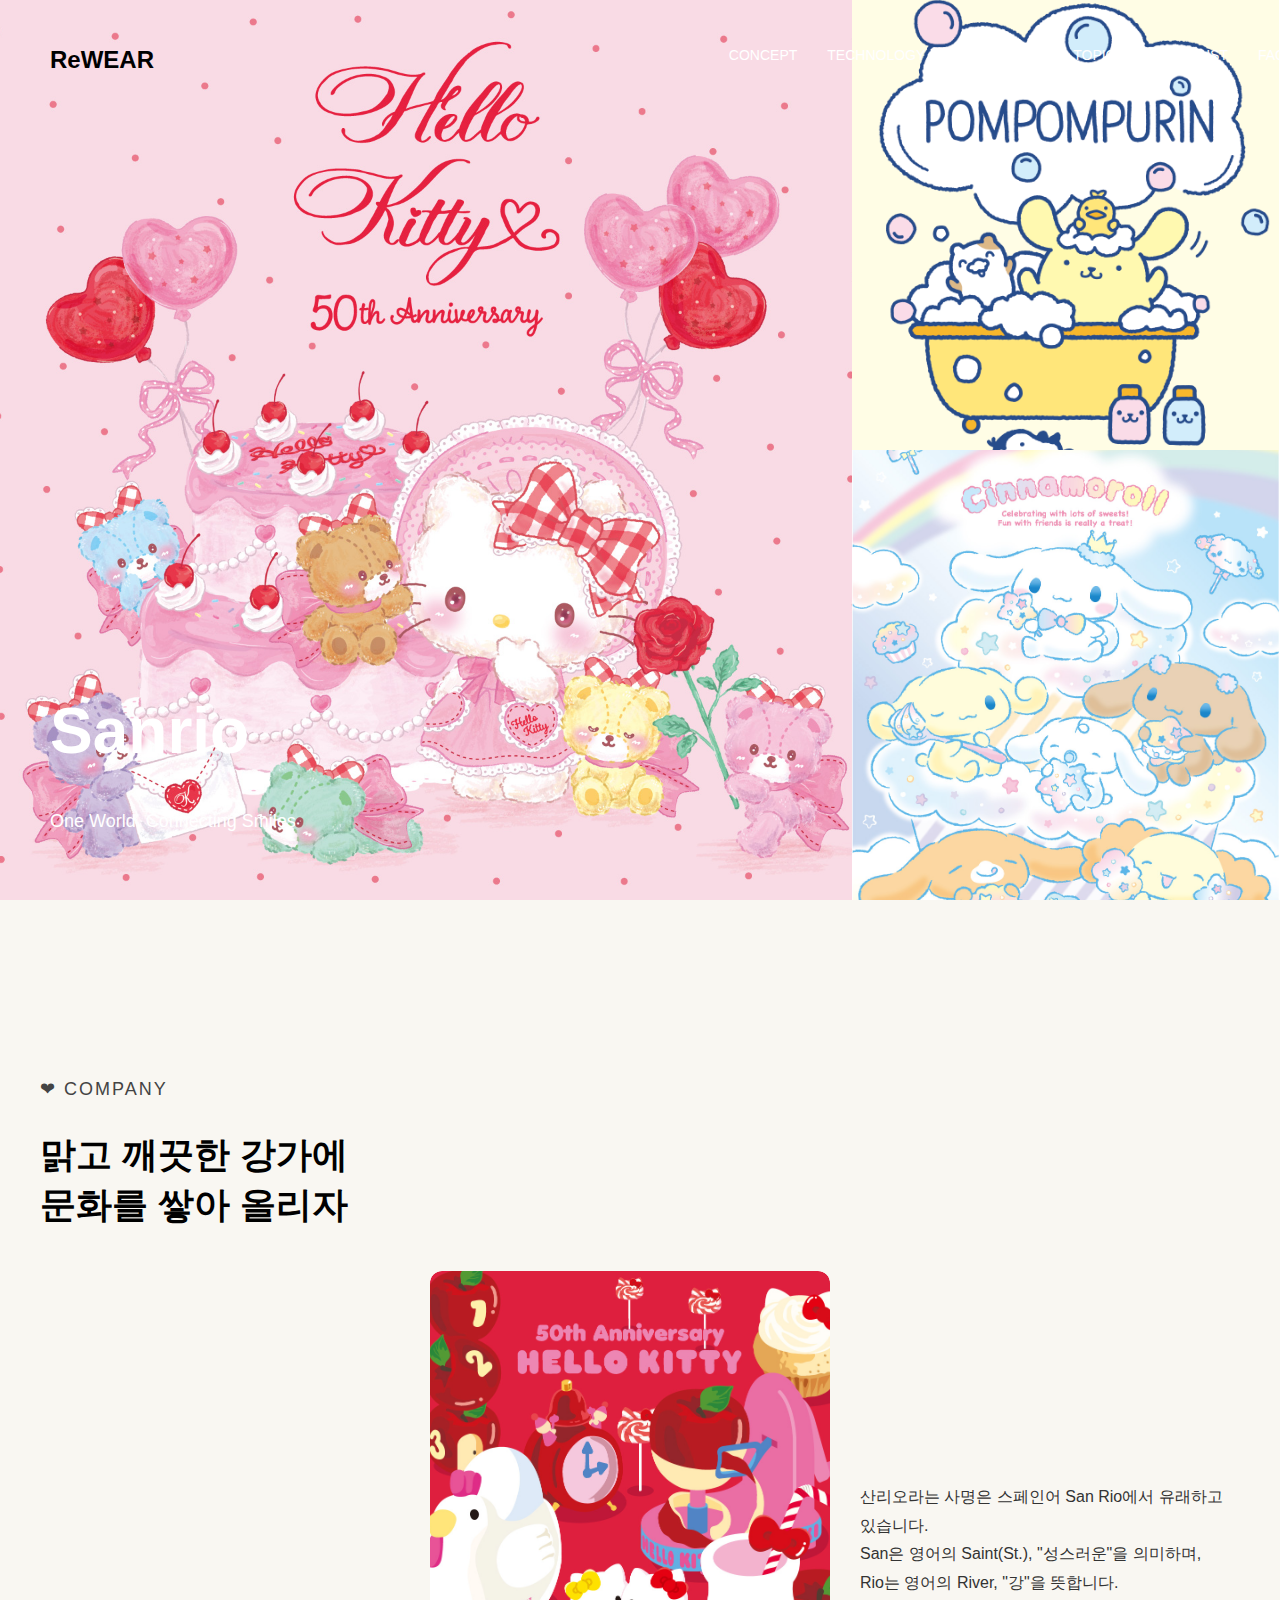
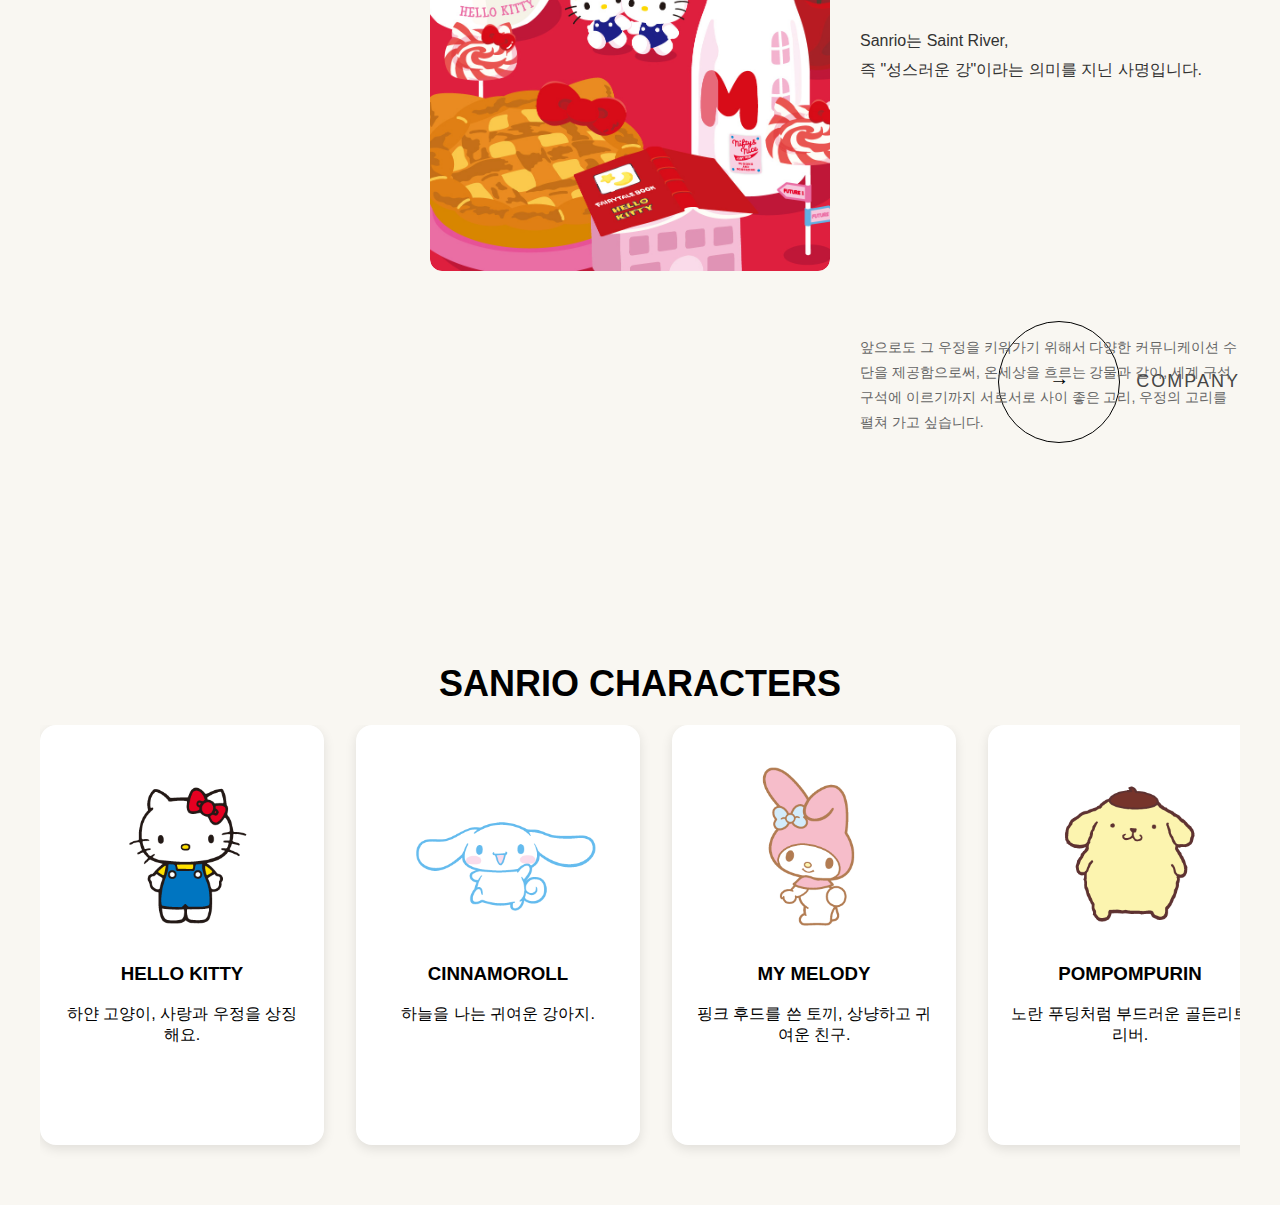
<file: ex.html>
<!DOCTYPE html>
<html lang="ja">
<head>
  <meta charset="UTF-8" />
  <title>REWEAR Clone</title>
  <link rel="stylesheet" href="ex.css" />
</head>
<body>
  <!-- Header -->
  <header class="header">
    <div class="logo">ReWEAR</div>
    <nav class="nav">
      <ul>
        <li><a href="#">CONCEPT</a></li>
        <li><a href="#">TECHNOLOGY</a></li>
        <li><a href="#">FRAGRANCE</a></li>
        <li><a href="#">TOPICS</a></li>
        <li><a href="#">SHOP LIST</a></li>
        <li><a href="#">FAQ</a></li>
        <li><div class="menu-icon">≡</div></li>
      </ul>
    </nav>
  </header>

  <!-- Hero Section -->
  <section class="hero">
    <div class="hero-left">
      <img src="img/hellokitty02.jpg" alt="Model" />
      <div class="hero-text">
        <h1>Sanrio</h1>
        <p>One World, Connecting Smiles</p>
      </div>
    </div>
    <div class="hero-right">
      <img src="img/pompompurin03.png" alt="Product 1" />
      <img src="img/cinnamoroll04.jpg" alt="Product 2" />
    </div>
  </section>

  <section class="concept">
    <div class="concept-inner">
        <div class="concept-left-text">
            <h3>❤︎ COMPANY</h3>
            <h2>맑고 깨끗한 강가에<br>문화를 쌓아 올리자</h2>
        </div>
        <div class="concept-image">
            <img src="img/hellokitty03.jpg" alt="Model photo">
        </div>
        <div class="concept-right-text">
            <p class="concept-description">
                산리오라는 사명은 스페인어 San Rio에서 유래하고 있습니다.<br>
                San은 영어의 Saint(St.), "성스러운"을 의미하며,<br>
                Rio는 영어의 River, "강"을 뜻합니다.<br><br>
                Sanrio는 Saint River, <br>
                즉 "성스러운 강"이라는 의미를 지닌 사명입니다.
            </p>
            <div class="concept-button-wrap">
                <a href="#" class="concept-btn">
                    <span class="arrow">→</span>
                </a>
                <a href="#" class="concept-btn2">
                    <span class="text">COMPANY</span>
                </a>
            </div>
            <p class="concept-footer">
                앞으로도 그 우정을 키워가기 위해서 다양한 커뮤니케이션 수단을 제공함으로써, 온세상을 흐르는 강물과 같이, 세계 구석구석에 이르기까지 서로서로 사이 좋은 고리, 우정의 고리를 펼쳐 가고 싶습니다.
            </p>
        </div>
    </div>
</section>

<section class="characters-scroll">
    <h2>SANRIO CHARACTERS</h2>
    <div class="scroll-wrapper">
        <div class="character-card zigzag">
            <div class="char-image">
              <img src="img/scroll/kitty1.png" alt="Hello Kitty" class="img-default">
              <img src="img/scroll/kitty2.png" alt="Hello Kitty hover" class="img-hover">
            </div>
            <div class="char-info">
              <h3>HELLO KITTY</h3>
              <p>하얀 고양이, 사랑과 우정을 상징해요.</p>
            </div>
        </div>
      <div class="character-card">
        <div class="char-image">
            <img src="img/scroll/cinamon1.png" alt="cinamon" class="img-default">
            <img src="img/scroll/cinamon2.png" alt="cinamon hover" class="img-hover">
        </div>
        <div class="char-info">
            <h3>CINNAMOROLL</h3>
            <p>하늘을 나는 귀여운 강아지.</p>
        </div>
      </div>
      <div class="character-card">
        <div class="char-image">
          <img src="img/scroll/melody1.png" alt="Hello Kitty" class="img-default">
          <img src="img/scroll/melody2.png" alt="Hello Kitty hover" class="img-hover">
        </div>
        <div class="char-info">
          <h3>MY MELODY</h3>
          <p>핑크 후드를 쓴 토끼, 상냥하고 귀여운 친구.</p>
        </div>
    </div>
    <div class="character-card">
        <div class="char-image">
          <img src="img/scroll/pompom1.png" alt="Hello Kitty" class="img-default">
          <img src="img/scroll/pompom2.png" alt="Hello Kitty hover" class="img-hover">
        </div>
        <div class="char-info">
          <h3>POMPOMPURIN</h3>
          <p>노란 푸딩처럼 부드러운 골든리트리버.</p>
        </div>
    </div>
    <div class="character-card">
        <div class="char-image">
          <img src="img/scroll/KUROMI1.png" alt="Hello Kitty" class="img-default">
          <img src="img/scroll/KUROMI2.png" alt="Hello Kitty hover" class="img-hover">
        </div>
        <div class="char-info">
          <h3>KUROMI</h3>
          <p>자칭 마이 멜로디의 라이벌.</p>
        </div>
    </div>
    <div class="character-card">
        <div class="char-image">
          <img src="img/scroll/pochacco1.png" alt="Hello Kitty" class="img-default">
          <img src="img/scroll/pochacco2.png" alt="Hello Kitty hover" class="img-hover">
        </div>
        <div class="char-info">
          <h3>POCHACCO</h3>
          <p>산책을 좋아하는 귀여운 강아지예요.</p>
        </div>
    </div>
    <div class="character-card">
        <div class="char-image">
          <img src="img/scroll/twin1.png" alt="Hello Kitty" class="img-default">
          <img src="img/scroll/twin2.png" alt="Hello Kitty hover" class="img-hover">
        </div>
        <div class="char-info">
          <h3>LITTLE TWIN STARS</h3>
          <p>별나라에서 온 쌍둥이 남매, 키키 & 라라.</p>
        </div>
    </div>
    </div>
  </section>
  
  <script>
    const scrollWrapper = document.querySelector('.scroll-wrapper');
  
    scrollWrapper.addEventListener('wheel', function (e) {
      // 가로 스크롤 처리
      if (e.deltaY === 0) return;
      e.preventDefault();
  
      // 가로 스크롤 끝인지 확인
      if (e.deltaY > 0 && scrollWrapper.scrollLeft + scrollWrapper.offsetWidth >= scrollWrapper.scrollWidth) {
        // 세로로 이동
        window.scrollBy(0, window.innerHeight);
      } else {
        // 가로 스크롤
        scrollWrapper.scrollLeft += e.deltaY;
      }
    }, { passive: false });
  </script>

  
  
  
    



</body>
</html>
</file>
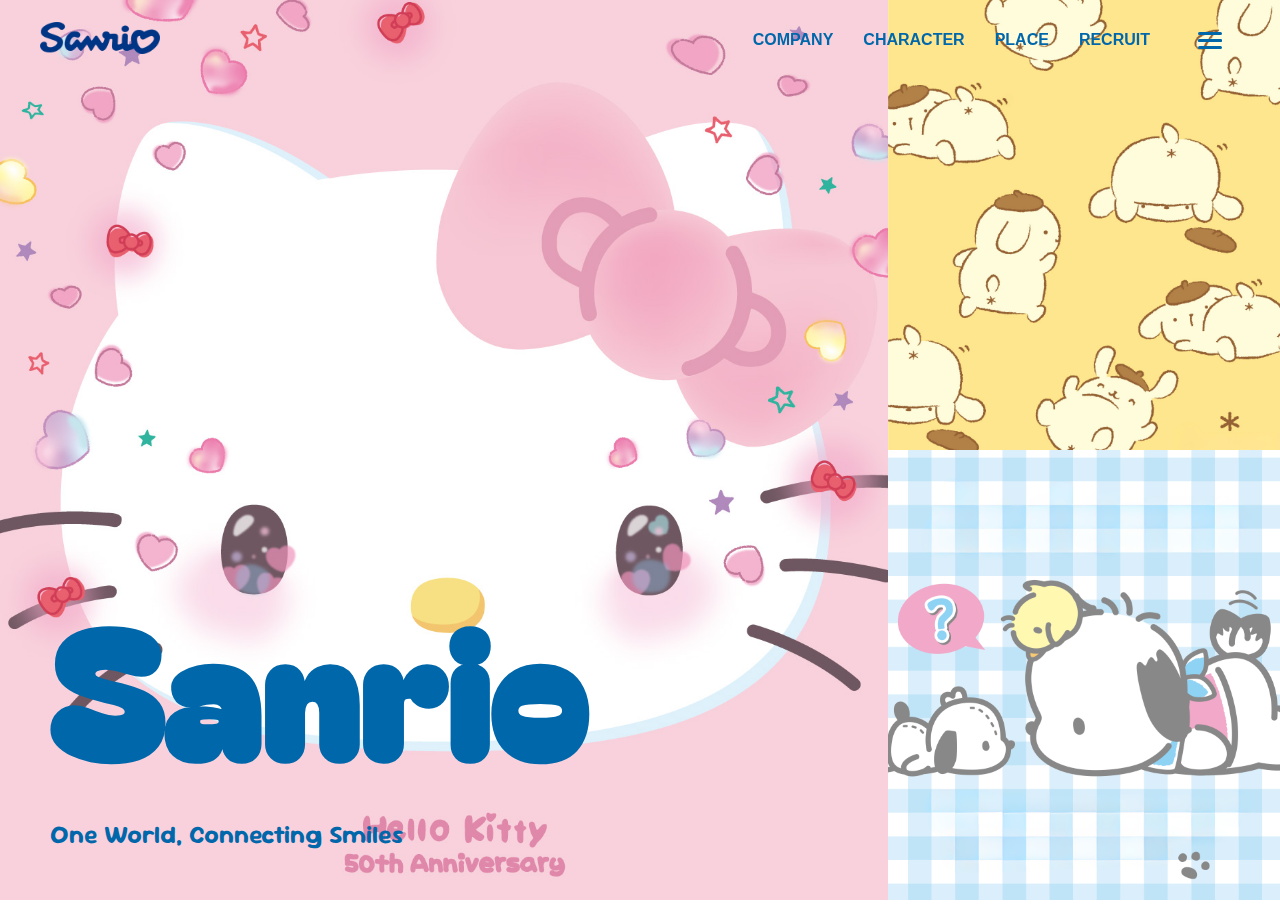
<file: go.html>
<!DOCTYPE html>
<html lang="ko">
<head>
    <meta charset="UTF-8">
    <meta name="viewport" content="width=device-width, initial-scale=1.0">
    <title>Sanrio</title>
    <script src="https://code.jquery.com/jquery-3.6.0.min.js"></script>
    <style>
        @import url('https://fonts.googleapis.com/css2?family=Bagel+Fat+One&display=swap');
        @import url('https://fonts.googleapis.com/css2?family=Bagel+Fat+One&family=Rubik+Spray+Paint&display=swap');
        @import url('https://fonts.googleapis.com/css2?family=Bagel+Fat+One&family=Rubik+Spray+Paint&family=Sour+Gummy:ital,wght@0,100..900;1,100..900&display=swap');

* {
    margin: 0;
    padding: 0;
    box-sizing: border-box;
    max-width: 100%;
}
body {
    font-family: Arial, sans-serif;
    color: #333;
    overflow-x: hidden;
    max-width: 100vw;
}

a {
    text-decoration: none;
    cursor: pointer;
    color: inherit;
}
ul {
    list-style: none;
}

/* 헤더 */
header {
    width: 100%;
    position: fixed;
    top: 0;
    left: 0;
    z-index: 1000;
}

.header_inner {
    max-width: 1400px;
    margin: 0 auto;
    padding: 20px 40px;
    display: flex;
    justify-content: space-between;
    align-items: center;
}

.header_logo {
    flex: 0 0 120px;
}
.header_logo img {
    width: 100%;
    height: auto;
}

.header_content {
    display: flex;
    align-items: center;
}

.header-nav {
    display: flex;
}
.header-nav li {
    color: #0067aa;
    margin-left: 30px;
    font-weight: bold;
    transition: all 0.3s ease;
}
.header-nav li a {
    color: #0067aa;
    position: relative;
    padding-bottom: 5px;
}
.header-nav li a:hover {
    color: #f44588;
}
.header-nav li a:after {
    content: '';
    position: absolute;
    width: 0;
    height: 2px;
    bottom: 0;
    left: 0;
    background-color: #f44588;
    transition: width 0.3s ease;
}

.header-nav li a:hover:after {
    width: 100%;
}

/* Nav Button */
.nav-btn {
    width: 60px;
    height: 40px;
    margin-left: 30px;
    background-color: transparent;
    border: none;
    cursor: pointer;
    position: relative;
    display: flex;
    justify-content: center;
    align-items: center;
    transition: all 0.3s ease;
}

#nav-icon3 span {
    display: block;
    position: absolute;
    height: 3px;
    width: 24px;
    background: #0067aa;
    border-radius: 3px;
    opacity: 1;
    transition: all 0.3s ease;
}

#nav-icon3 span:nth-child(1) {
    top: 12px;
}

#nav-icon3 span:nth-child(2),
#nav-icon3 span:nth-child(3) {
    top: 19px;
}

#nav-icon3 span:nth-child(4) {
    top: 26px;
}

#nav-icon3.open span {
    background: #f44588;
}

#nav-icon3.open span:nth-child(1) {
    top: 19px;
    width: 0;
    left: 50%;
}

#nav-icon3.open span:nth-child(2) {
    transform: rotate(45deg);
}

#nav-icon3.open span:nth-child(3) {
    transform: rotate(-45deg);
}

#nav-icon3.open span:nth-child(4) {
    top: 19px;
    width: 0;
    left: 50%;
}

/* 메뉴 오버레이 헤더의 햄버거 버튼 (활성화 상태) */
#nav-icon3-menu span {
    display: block;
    position: absolute;
    height: 3px;
    width: 24px;
    background: #0067aa;
    border-radius: 3px;
    opacity: 1;
    transition: all 0.3s ease;
}

#nav-icon3-menu span:nth-child(1) {
    top: 19px;
    width: 0;
    left: 50%;
}

#nav-icon3-menu span:nth-child(2) {
    top: 19px;
    transform: rotate(45deg);
}

#nav-icon3-menu span:nth-child(3) {
    top: 19px;
    transform: rotate(-45deg);
}

#nav-icon3-menu span:nth-child(4) {
    top: 19px;
    width: 0;
    left: 50%;
}

/* 메뉴 오버레이 */
.menu-overlay {
    position: fixed;
    top: 0;
    left: 0;
    width: 100%;
    height: 100vh;
    background: linear-gradient(135deg, 
        rgba(255, 107, 157, 0.95) 0%, 
        rgba(255, 168, 204, 0.95) 30%, 
        rgba(135, 206, 235, 0.95) 70%, 
        rgba(255, 255, 255, 0.98) 100%);
    backdrop-filter: blur(20px);
    z-index: 2000;
    display: none;
    opacity: 0;
    transition: all 0.5s cubic-bezier(0.4, 0, 0.2, 1);
    overflow: hidden;
}

.menu-overlay.active {
    display: flex;
    opacity: 1;
    flex-direction: column;
}

/* 떠다니는 캐릭터 애니메이션 */
.floating-characters {
    position: absolute;
    width: 100%;
    height: 100%;
    pointer-events: none;
    z-index: -1;
}

.character {
    position: absolute;
    width: 80px;
    height: 80px;
    border-radius: 50%;
    opacity: 0.3;
    animation: float 6s ease-in-out infinite;
}

.character:nth-child(1) {
    background: linear-gradient(45deg, #ff69b4, #ff1493);
    top: 10%;
    left: 15%;
    animation-delay: 0s;
}

.character:nth-child(2) {
    background: linear-gradient(45deg, #87ceeb, #4682b4);
    top: 20%;
    right: 15%;
    animation-delay: 2s;
}

.character:nth-child(3) {
    background: linear-gradient(45deg, #ffb6c1, #ff69b4);
    bottom: 25%;
    left: 10%;
    animation-delay: 4s;
}

.character:nth-child(4) {
    background: linear-gradient(45deg, #ffd700, #ffa500);
    bottom: 15%;
    right: 20%;
    animation-delay: 1s;
}

@keyframes float {
    0%, 100% { transform: translateY(0px) rotate(0deg); }
    33% { transform: translateY(-20px) rotate(5deg); }
    66% { transform: translateY(10px) rotate(-3deg); }
}

/* 메뉴 오버레이 헤더 */
.menu-header {
    width: 100%;
}

.menu-container {
    width: 100%;
    height: calc(100vh - 80px);
    display: flex;
    padding: 40px;
    margin-top: 10px;
    position: relative;
}

/* 왼쪽 메뉴 */
.menu-left {
    flex: 1;
    display: flex;
    flex-direction: column;
    justify-content: center;
    align-items: center;
}

.main-nav {
    list-style: none;
    padding: 0;
}

.main-nav li {
    margin-bottom: 40px;
}

.main-nav li a {
    font-family: "Bagel Fat One", system-ui;
    color: #0067aa;
    font-size: 48px;
    position: relative;
    padding-bottom: 5px;
    transition: all 0.3s ease;
    display: block;
    text-shadow: 2px 2px 10px rgba(0, 0, 0, 0.1);
    width: fit-content;
}

.main-nav li a:after {
    content: '';
    position: absolute;
    width: 0;
    height: 4px;
    bottom: 0;
    left: 0;
    background-color: #f44588;
    transition: width 0.3s ease;
    border-radius: 2px;
}

.main-nav li a:hover {
    color: #f44588;
}

.main-nav li a:hover:after {
    width: 100%;
}

/* 오른쪽 영역 */
.menu-right {
    flex: 1;
    display: flex;
    flex-direction: column;
    justify-content: space-between;
    align-items: flex-end;
    padding-left: 60px;
}

/* 오른쪽 상단 - Contact 링크들 (왼쪽 정렬로 수정) */
.menu-contact {
    margin-top: 80px;
    margin-right: 50%;
}

.menu-contact a {
    /* font-family: "Sour Gummy", sans-serif; */
    display: block;
    color: #0067aa;
    font-size: 18px;
    font-weight: 600;
    margin-bottom: 20px;
    transition: all 0.3s ease;
    text-align: left;
    position: relative;
    width: fit-content;
    padding-bottom: 4px;
}

.menu-contact a:after {
    content: '';
    position: absolute;
    width: 0;
    height: 2px;
    bottom: 0;
    left: 0;
    background-color: #f44588;
    transition: width 0.3s ease;
}

.menu-contact a:hover {
    color: #f44588;
}

.menu-contact a:hover:after {
    width: 100%;
}

/* 오른쪽 하단 - SNS 링크들 */
.menu-social {
    display: flex;
    gap: 30px;
    margin-bottom: 15%;
    margin-right: 30%;
}

.menu-social a {
    display: flex;
    width: 50px;
    height: 50px;
    align-items: center;
    justify-content: center;
    transition: all 0.3s ease;
}

.menu-social svg {
    width: 100%;
    height: 100%;
}

/* 반응형 */
@media (max-width: 768px) {
    .menu-container {
        flex-direction: column;
        padding: 20px;
    }
    
    .menu-left {
        margin-bottom: 40px;
    }
    
    .main-nav li a {
        font-size: 36px;
    }
    
    .menu-right {
        align-items: center;
        padding-left: 0;
    }
    
    .menu-contact {
        margin-top: 20px;
        text-align: center;
        margin-right: 0;
    }
    
    .menu-contact a {
        text-align: center;
        padding-left: 0;
    }
    
    .menu-social {
        margin-right: 0;
    }
}

/* 기존 메인 이미지 스타일 유지 */
.hero {
    display: flex;
    height: 100vh;
    width: 100%;
}
    
.hero-left {
    width: 75.5%;
    position: relative;
}
    
.hero-left img {
    width: 100%;
    height: 100%;
    object-fit: cover;
}
    
.hero-text {
    position: absolute;
    bottom: 50px;
    left: 50px;
    color: white;
}
    
.hero-text h1 {
    font-family: "Bagel Fat One", system-ui;
    font-size: 180px;
    color: #0067aa;
}
    
.hero-text p {
    font-size: 25px;
    margin-top: 5px;
    color: #0067aa;
    font-weight: bold;
    font-family: "Sour Gummy", sans-serif;
    font-optical-sizing: auto;
    font-style: normal;
    font-variation-settings: "wdth" 100;
}
    
.hero-right {
    width: 33.3%;
    display: flex;
    flex-direction: column;
}
    
.hero-right img {
    width: 100%;
    height: 50%;
    object-fit: cover;
}
    </style>
</head>
<body>
    <header>
        <div class="header_inner">
            <p class="header_logo">
                <a href="index.html">
                  <img src="img/logo_2023.png" alt="sanrio logo">
                </a>
            </p>
            <div class="header_content">
                <ul class="header-nav">
                    <li><a href="#">COMPANY</a></li>
                    <li><a href="#">CHARACTER</a></li>
                    <li><a href="#">PLACE</a></li>
                    <li><a href="#">RECRUIT</a></li>
                </ul>
                <button type="button" class="nav-btn" id="nav-icon3" aria-label="Toggle menu">
                  <span></span>
                  <span></span>
                  <span></span>
                  <span></span>
              </button>
            </div>
          </div>
    </header>

    <div class="menu-overlay">
        <div class="floating-characters">
            <div class="character"></div>
            <div class="character"></div>
            <div class="character"></div>
            <div class="character"></div>
        </div>
        
        <!-- 메뉴 오버레이 헤더 추가 -->
        <header class="menu-header">
            <div class="header_inner">
                <p class="header_logo">
                    <a href="index.html">
                      <img src="img/logo_2023.png" alt="sanrio logo">
                    </a>
                </p>
                <div class="header_content">
                    <ul class="header-nav" style="opacity: 0;">
                        <li><a href="#">COMPANY</a></li>
                        <li><a href="#">CHARACTER</a></li>
                        <li><a href="#">PLACE</a></li>
                        <li><a href="#">RECRUIT</a></li>
                    </ul>
                    <button type="button" class="nav-btn" id="nav-icon3-menu" aria-label="Toggle menu">
                      <span></span>
                      <span></span>
                      <span></span>
                      <span></span>
                  </button>
                </div>
              </div>
        </header>
        
        <div class="menu-container">
            <!-- 왼쪽: 메인 메뉴 -->
            <div class="menu-left">
                <ul class="main-nav">
                    <li><a href="#">COMPANY</a></li>
                    <li><a href="#">CHARACTER</a></li>
                    <li><a href="#">PLACE</a></li>
                    <li><a href="#">RECRUIT</a></li>
                </ul>
            </div>

            <!-- 오른쪽: Contact 정보 및 SNS -->
            <div class="menu-right">
                <!-- 오른쪽 상단: Contact 링크들 (왼쪽 정렬) -->
                <div class="menu-contact">
                    <a href="#">CONTACT</a>
                    <a href="#">COMPANY</a>
                    <a href="#">PRIVACY POLICY</a>
                </div>
                
                <!-- 오른쪽 하단: SNS 링크들 -->
                <div class="menu-social">
                    <a href="#">
                        <svg xmlns="http://www.w3.org/2000/svg" fill="#f44588" viewBox="0 0 50 50">
                            <path d="M 5.9199219 6 L 20.582031 27.375 L 6.2304688 44 L 9.4101562 44 L 21.986328 29.421875 L 31.986328 44 L 44 44 L 28.681641 21.669922 L 42.199219 6 L 39.029297 6 L 27.275391 19.617188 L 17.933594 6 L 5.9199219 6 z M 9.7167969 8 L 16.880859 8 L 40.203125 42 L 33.039062 42 L 9.7167969 8 z"></path>
                        </svg>
                    </a>
                    <a href="https://www.instagram.com/sanrio_kr/">
                        <svg fill="#f44588" viewBox="-2 -2 24 24" xmlns="http://www.w3.org/2000/svg" preserveAspectRatio="xMinYMin">
                            <path d='M14.017 0h-8.07A5.954 5.954 0 0 0 0 5.948v8.07a5.954 5.954 0 0 0 5.948 5.947h8.07a5.954 5.954 0 0 0 5.947-5.948v-8.07A5.954 5.954 0 0 0 14.017 0zm3.94 14.017a3.94 3.94 0 0 1-3.94 3.94h-8.07a3.94 3.94 0 0 1-3.939-3.94v-8.07a3.94 3.94 0 0 1 3.94-3.939h8.07a3.94 3.94 0 0 1 3.939 3.94v8.07z'/>
                            <path d='M9.982 4.819A5.17 5.17 0 0 0 4.82 9.982a5.17 5.17 0 0 0 5.163 5.164 5.17 5.17 0 0 0 5.164-5.164A5.17 5.17 0 0 0 9.982 4.82zm0 8.319a3.155 3.155 0 1 1 0-6.31 3.155 3.155 0 0 1 0 6.31z'/>
                            <circle cx='15.156' cy='4.858' r='1.237'/>
                        </svg>
                    </a>
                    <a href="https://www.youtube.com/c/sanriokorea/featured">
                        <svg viewBox="0 0 16 16" xmlns="http://www.w3.org/2000/svg" fill="none">
                            <path fill="#f44588" d="M14.712 4.633a1.754 1.754 0 00-1.234-1.234C12.382 3.11 8 3.11 8 3.11s-4.382 0-5.478.289c-.6.161-1.072.634-1.234 1.234C1 5.728 1 8 1 8s0 2.283.288 3.367c.162.6.635 1.073 1.234 1.234C3.618 12.89 8 12.89 8 12.89s4.382 0 5.478-.289a1.754 1.754 0 001.234-1.234C15 10.272 15 8 15 8s0-2.272-.288-3.367z"/>
                            <path fill="#ffffff" d="M6.593 10.11l3.644-2.098-3.644-2.11v4.208z"/>
                        </svg>
                    </a>
                    <a href="#">
                        <svg fill="#f44588" viewBox="0 0 24 24" xmlns="http://www.w3.org/2000/svg">
                            <path d="M10,17.55,8.23,19.27a2.47,2.47,0,0,1-3.5-3.5l4.54-4.55a2.46,2.46,0,0,1,3.39-.09l.12.1a1,1,0,0,0,1.4-1.43A2.75,2.75,0,0,0,14,9.59a4.46,4.46,0,0,0-6.09.22L3.31,14.36a4.48,4.48,0,0,0,6.33,6.33L11.37,19A1,1,0,0,0,10,17.55ZM20.69,3.31a4.49,4.49,0,0,0-6.33,0L12.63,5A1,1,0,0,0,14,6.45l1.73-1.72a2.47,2.47,0,0,1,3.5,3.5l-4.54,4.55a2.46,2.46,0,0,1-3.39.09l-.12-.1a1,1,0,0,0-1.4,1.43,2.75,2.75,0,0,0,.23.21,4.47,4.47,0,0,0,6.09-.22l4.55-4.55A4.49,4.49,0,0,0,20.69,3.31Z"/>
                        </svg>
                    </a>
                </div>
            </div>
        </div>
    </div>

    <!-- Hero Section -->
    <section class="hero">
        <div class="hero-left">
            <img src="img/kitty concept02.png" alt="Model" />
            <div class="hero-text">
                <h1>Sanrio</h1>
                <p>One World, Connecting Smiles</p>
            </div>
        </div>
        <div class="hero-right">
            <img src="img/pompompurin01n.png" alt="Product 1" />
            <img src="img/pochacco7n.png" alt="Product 2" />
        </div>
    </section>

    <script>
$(document).ready(function() {
            // 햄버거 메뉴 토글 (열기/닫기 모두 이 버튼으로)
            $('#nav-icon3, #nav-icon3-menu').click(function() {
                $('#nav-icon3').toggleClass('open');
                $('.menu-overlay').toggleClass('active');
                
                // 스크롤 잠금 (스크롤바 너비 보정)
                if ($('.menu-overlay').hasClass('active')) {
                    const scrollbarWidth = window.innerWidth - document.documentElement.clientWidth;
                    $('body, header').css({
                        'overflow': 'hidden',
                        'padding-right': scrollbarWidth + 'px'
                    });
                } else {
                    $('body, header').css({
                        'overflow': '',
                        'padding-right': ''
                    });
                }
            });
            
            // 메뉴 아이템 클릭 시 닫기
            $('.main-nav a, .menu-contact a').click(function() {
                $('#nav-icon3').removeClass('open');
                $('.menu-overlay').removeClass('active');
                $('body, header').css({
                    'overflow': '',
                    'padding-right': ''
                });
            });
        });
    </script>
</body>
</html>
</file>
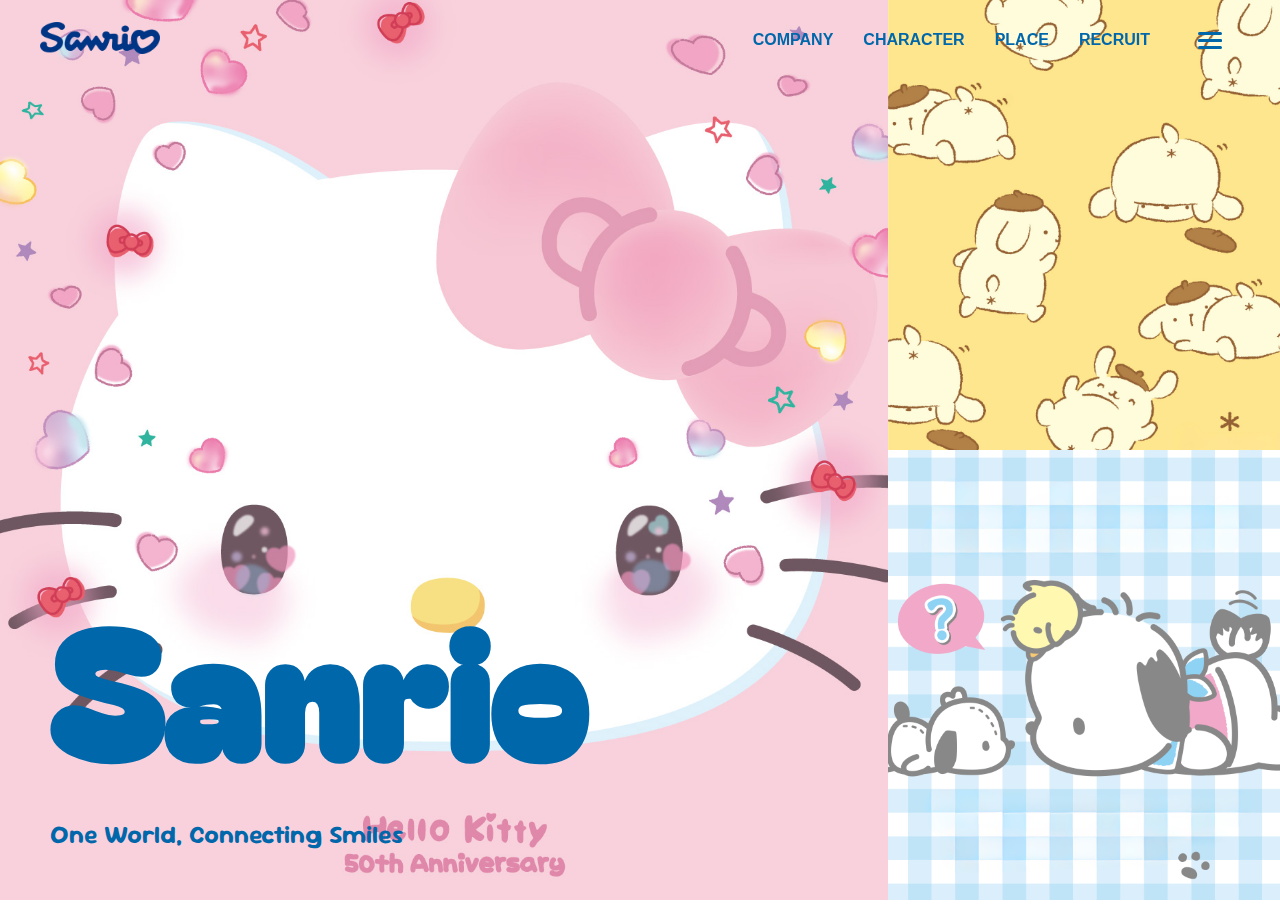
<file: gooo.html>
<!DOCTYPE html>
<html lang="ko">
<head>
    <meta charset="UTF-8">
    <meta name="viewport" content="width=device-width, initial-scale=1.0">
    <title>Sanrio</title>
    <script src="https://code.jquery.com/jquery-3.6.0.min.js"></script>
    <style>
        @import url('https://fonts.googleapis.com/css2?family=Bagel+Fat+One&display=swap');
        @import url('https://fonts.googleapis.com/css2?family=Bagel+Fat+One&family=Rubik+Spray+Paint&display=swap');
        @import url('https://fonts.googleapis.com/css2?family=Bagel+Fat+One&family=Rubik+Spray+Paint&family=Sour+Gummy:ital,wght@0,100..900;1,100..900&display=swap');

        * {
            margin: 0;
            padding: 0;
            box-sizing: border-box;
            max-width: 100%;
        }
        body {
            font-family: Arial, sans-serif;
            color: #333;
            overflow-x: hidden;
            max-width: 100vw;
        }

        a {
            text-decoration: none;
            cursor: pointer;
            color: inherit;
        }
        ul {
            list-style: none;
        }

        /* 헤더 */
        header {
            width: 100%;
            position: fixed;
            top: 0;
            left: 0;
            z-index: 1000;
        }

        .header_inner {
            max-width: 1400px;
            margin: 0 auto;
            padding: 20px 40px;
            display: flex;
            justify-content: space-between;
            align-items: center;
        }

        .header_logo {
            flex: 0 0 120px;
        }
        .header_logo img {
            width: 100%;
            height: auto;
        }

        .header_content {
            display: flex;
            align-items: center;
        }

        .header-nav {
            display: flex;
        }
        .header-nav li {
            color: #0067aa;
            margin-left: 30px;
            font-weight: bold;
            transition: all 0.3s ease;
        }
        .header-nav li a {
            color: #0067aa;
            position: relative;
            padding-bottom: 5px;
        }
        .header-nav li a:hover {
            color: #f44588;
        }
        .header-nav li a:after {
            content: '';
            position: absolute;
            width: 0;
            height: 2px;
            bottom: 0;
            left: 0;
            background-color: #f44588;
            transition: width 0.3s ease;
        }
        .header-nav li a:hover:after {
            width: 100%;
        }

        /* Nav Button */
        .nav-btn {
            width: 60px;
            height: 40px;
            margin-left: 30px;
            background-color: transparent;
            border: none;
            cursor: pointer;
            position: relative;
            display: flex;
            justify-content: center;
            align-items: center;
            transition: all 0.3s ease;
        }

        #nav-icon3 span {
            display: block;
            position: absolute;
            height: 3px;
            width: 24px;
            background: #0067aa;
            border-radius: 3px;
            opacity: 1;
            transition: all 0.3s ease;
        }

        #nav-icon3 span:nth-child(1) {
            top: 12px;
        }

        #nav-icon3 span:nth-child(2),
        #nav-icon3 span:nth-child(3) {
            top: 19px;
        }

        #nav-icon3 span:nth-child(4) {
            top: 26px;
        }

        #nav-icon3.open span {
            background: #f44588;
        }

        #nav-icon3.open span:nth-child(1) {
            top: 19px;
            width: 0;
            left: 50%;
        }

        #nav-icon3.open span:nth-child(2) {
            transform: rotate(45deg);
        }

        #nav-icon3.open span:nth-child(3) {
            transform: rotate(-45deg);
        }

        #nav-icon3.open span:nth-child(4) {
            top: 19px;
            width: 0;
            left: 50%;
        }

        /* 메뉴 오버레이 헤더의 햄버거 버튼 (활성화 상태) */
        #nav-icon3-menu.open span {
            background: #f44588;
        }

        #nav-icon3-menu.open span:nth-child(1) {
            top: 19px;
            width: 0;
            left: 50%;
        }

        #nav-icon3-menu.open span:nth-child(2) {
            transform: rotate(45deg);
        }

        #nav-icon3-menu.open span:nth-child(3) {
            transform: rotate(-45deg);
        }

        #nav-icon3-menu.open span:nth-child(4) {
            top: 19px;
            width: 0;
            left: 50%;
        }

        /* 메뉴 오버레이 */
        .menu-overlay {
            position: fixed;
            top: 0;
            left: 0;
            width: 100%;
            height: 100vh;
            background: linear-gradient(135deg, 
                rgba(255, 107, 157, 0.95) 0%, 
                rgba(255, 168, 204, 0.95) 30%, 
                rgba(135, 206, 235, 0.95) 70%, 
                rgba(255, 255, 255, 0.98) 100%);
            backdrop-filter: blur(20px);
            z-index: 2000;
            display: none;
            opacity: 0;
            transition: all 0.5s cubic-bezier(0.4, 0, 0.2, 1);
            overflow: hidden;
        }

        .menu-overlay.active {
            display: flex;
            opacity: 1;
            flex-direction: column;
        }

        /* 떠다니는 캐릭터 애니메이션 */
        .floating-characters {
            position: absolute;
            width: 100%;
            height: 100%;
            pointer-events: none;
            z-index: -1;
        }

        .character {
            position: absolute;
            width: 80px;
            height: 80px;
            border-radius: 50%;
            opacity: 0.3;
            animation: float 6s ease-in-out infinite;
        }

        .character:nth-child(1) {
            background: linear-gradient(45deg, #ff69b4, #ff1493);
            top: 10%;
            left: 15%;
            animation-delay: 0s;
        }

        .character:nth-child(2) {
            background: linear-gradient(45deg, #87ceeb, #4682b4);
            top: 20%;
            right: 15%;
            animation-delay: 2s;
        }

        .character:nth-child(3) {
            background: linear-gradient(45deg, #ffb6c1, #ff69b4);
            bottom: 25%;
            left: 10%;
            animation-delay: 4s;
        }

        .character:nth-child(4) {
            background: linear-gradient(45deg, #ffd700, #ffa500);
            bottom: 15%;
            right: 20%;
            animation-delay: 1s;
        }

        @keyframes float {
            0%, 100% { transform: translateY(0px) rotate(0deg); }
            33% { transform: translateY(-20px) rotate(5deg); }
            66% { transform: translateY(10px) rotate(-3deg); }
        }

        /* 메뉴 오버레이 헤더 */
        .menu-header {
            width: 100%;
            background: rgba(255, 255, 255, 0.1);
            backdrop-filter: blur(10px);
        }

        .menu-container {
            width: 100%;
            height: calc(100vh - 80px);
            display: flex;
            padding: 40px;
            margin-top: 10px;
            position: relative;
        }

        /* 왼쪽 메뉴 */
        .menu-left {
            flex: 1;
            display: flex;
            flex-direction: column;
            justify-content: center;
            align-items: center;
        }

        .main-nav {
            list-style: none;
            padding: 0;
        }

        .main-nav li {
            margin-bottom: 40px;
        }

        .main-nav li a {
            font-family: "Bagel Fat One", system-ui;
            color: #0067aa;
            font-size: 48px;
            position: relative;
            padding-bottom: 10px;
            transition: all 0.4s ease;
            display: block;
            text-shadow: 2px 2px 10px rgba(0, 0, 0, 0.1);
        }

        .main-nav li a:after {
            content: '';
            position: absolute;
            width: 0;
            height: 4px;
            bottom: 0;
            left: 0;
            background-color: #f44588;
            transition: width 0.4s ease;
            border-radius: 2px;
        }

        .main-nav li a:hover {
            color: #f44588;
            transform: translateX(10px);
        }

        .main-nav li a:hover:after {
            width: 100%;
        }

        /* 오른쪽 영역 */
        .menu-right {
            flex: 1;
            display: flex;
            flex-direction: column;
            justify-content: space-between;
            align-items: flex-end;
            padding-left: 60px;
        }

        /* 오른쪽 상단 - Contact 링크들 (왼쪽 정렬로 수정) */
        .menu-contact {
            margin-top: 80px;
            margin-right: 40%;
        }

        .menu-contact a {
            display: block;
            color: #0067aa;
            font-size: 18px;
            font-weight: 600;
            margin-bottom: 20px;
            transition: all 0.3s ease;
            text-align: left;
            position: relative;
            padding-left: 20px;
        }

        .menu-contact a:before {
            content: '';
            position: absolute;
            width: 0;
            height: 2px;
            bottom: -5px;
            left: 0;
            background-color: #f44588;
            transition: width 0.3s ease;
        }

        .menu-contact a:hover {
            color: #f44588;
            transform: translateX(5px);
        }

        .menu-contact a:hover:before {
            width: 100%;
        }

        /* 오른쪽 하단 - SNS 링크들 */
        .menu-social {
            display: flex;
            gap: 30px;
            margin-bottom: 15%;
            margin-right: 40%;
        }

        .menu-social a {
            display: flex;
            width: 50px;
            height: 50px;
            align-items: center;
            justify-content: center;
            transition: all 0.3s ease;
        }

        .menu-social svg {
            width: 100%;
            height: 100%;
        }

        /* 반응형 */
        @media (max-width: 768px) {
            .menu-container {
                flex-direction: column;
                padding: 20px;
            }
            
            .menu-left {
                margin-bottom: 40px;
            }
            
            .main-nav li a {
                font-size: 36px;
            }
            
            .menu-right {
                align-items: center;
                padding-left: 0;
            }
            
            .menu-contact {
                margin-top: 20px;
                text-align: center;
                margin-right: 0;
            }
            
            .menu-contact a {
                text-align: center;
                padding-left: 0;
            }
            
            .menu-social {
                margin-right: 0;
            }
        }

        /* 기존 메인 이미지 스타일 유지 */
        .hero {
            display: flex;
            height: 100vh;
            width: 100%;
        }
          
        .hero-left {
            width: 75.5%;
            position: relative;
        }
          
        .hero-left img {
            width: 100%;
            height: 100%;
            object-fit: cover;
        }
          
        .hero-text {
            position: absolute;
            bottom: 50px;
            left: 50px;
            color: white;
        }
          
        .hero-text h1 {
            font-family: "Bagel Fat One", system-ui;
            font-size: 180px;
            color: #0067aa;
        }
          
        .hero-text p {
            font-size: 25px;
            margin-top: 5px;
            color: #0067aa;
            font-weight: bold;
            font-family: "Sour Gummy", sans-serif;
            font-optical-sizing: auto;
            font-style: normal;
            font-variation-settings: "wdth" 100;
        }
          
        .hero-right {
            width: 33.3%;
            display: flex;
            flex-direction: column;
        }
          
        .hero-right img {
            width: 100%;
            height: 50%;
            object-fit: cover;
        }
    </style>
</head>
<body>
    <header>
        <div class="header_inner">
            <p class="header_logo">
                <a href="index.html">
                  <img src="img/logo_2023.png" alt="sanrio logo">
                </a>
            </p>
            <div class="header_content">
                <ul class="header-nav">
                    <li><a href="#">COMPANY</a></li>
                    <li><a href="#">CHARACTER</a></li>
                    <li><a href="#">PLACE</a></li>
                    <li><a href="#">RECRUIT</a></li>
                </ul>
                <button type="button" class="nav-btn" id="nav-icon3" aria-label="Toggle menu">
                  <span></span>
                  <span></span>
                  <span></span>
                  <span></span>
              </button>
            </div>
          </div>
    </header>

    <div class="menu-overlay">
        <div class="floating-characters">
            <div class="character"></div>
            <div class="character"></div>
            <div class="character"></div>
            <div class="character"></div>
        </div>
        
        <!-- 메뉴 오버레이 헤더 추가 -->
        <header class="menu-header">
            <div class="header_inner">
                <p class="header_logo">
                    <a href="index.html">
                      <img src="img/logo_2023.png" alt="sanrio logo">
                    </a>
                </p>
                <div class="header_content">
                    <ul class="header-nav">
                        <li><a href="#">COMPANY</a></li>
                        <li><a href="#">CHARACTER</a></li>
                        <li><a href="#">PLACE</a></li>
                        <li><a href="#">RECRUIT</a></li>
                    </ul>
                    <button type="button" class="nav-btn open" id="nav-icon3-menu" aria-label="Toggle menu">
                      <span></span>
                      <span></span>
                      <span></span>
                      <span></span>
                  </button>
                </div>
              </div>
        </header>
        
        <div class="menu-container">
            <!-- 왼쪽: 메인 메뉴 -->
            <div class="menu-left">
                <ul class="main-nav">
                    <li><a href="#">COMPANY</a></li>
                    <li><a href="#">CHARACTER</a></li>
                    <li><a href="#">PLACE</a></li>
                    <li><a href="#">RECRUIT</a></li>
                </ul>
            </div>

            <!-- 오른쪽: Contact 정보 및 SNS -->
            <div class="menu-right">
                <!-- 오른쪽 상단: Contact 링크들 (왼쪽 정렬) -->
                <div class="menu-contact">
                    <a href="#">CONTACT</a>
                    <a href="#">COMPANY</a>
                    <a href="#">PRIVACY POLICY</a>
                </div>
                
                <!-- 오른쪽 하단: SNS 링크들 -->
                <div class="menu-social">
                    <a href="#">
                        <svg xmlns="http://www.w3.org/2000/svg" fill="#f44588" viewBox="0 0 50 50">
                            <path d="M 5.9199219 6 L 20.582031 27.375 L 6.2304688 44 L 9.4101562 44 L 21.986328 29.421875 L 31.986328 44 L 44 44 L 28.681641 21.669922 L 42.199219 6 L 39.029297 6 L 27.275391 19.617188 L 17.933594 6 L 5.9199219 6 z M 9.7167969 8 L 16.880859 8 L 40.203125 42 L 33.039062 42 L 9.7167969 8 z"></path>
                        </svg>
                    </a>
                    <a href="https://www.instagram.com/sanrio_kr/">
                        <svg fill="#f44588" viewBox="-2 -2 24 24" xmlns="http://www.w3.org/2000/svg" preserveAspectRatio="xMinYMin">
                            <path d='M14.017 0h-8.07A5.954 5.954 0 0 0 0 5.948v8.07a5.954 5.954 0 0 0 5.948 5.947h8.07a5.954 5.954 0 0 0 5.947-5.948v-8.07A5.954 5.954 0 0 0 14.017 0zm3.94 14.017a3.94 3.94 0 0 1-3.94 3.94h-8.07a3.94 3.94 0 0 1-3.939-3.94v-8.07a3.94 3.94 0 0 1 3.94-3.939h8.07a3.94 3.94 0 0 1 3.939 3.94v8.07z'/>
                            <path d='M9.982 4.819A5.17 5.17 0 0 0 4.82 9.982a5.17 5.17 0 0 0 5.163 5.164 5.17 5.17 0 0 0 5.164-5.164A5.17 5.17 0 0 0 9.982 4.82zm0 8.319a3.155 3.155 0 1 1 0-6.31 3.155 3.155 0 0 1 0 6.31z'/>
                            <circle cx='15.156' cy='4.858' r='1.237'/>
                        </svg>
                    </a>
                    <a href="https://www.youtube.com/c/sanriokorea/featured">
                        <svg viewBox="0 0 16 16" xmlns="http://www.w3.org/2000/svg" fill="none">
                            <path fill="#f44588" d="M14.712 4.633a1.754 1.754 0 00-1.234-1.234C12.382 3.11 8 3.11 8 3.11s-4.382 0-5.478.289c-.6.161-1.072.634-1.234 1.234C1 5.728 1 8 1 8s0 2.283.288 3.367c.162.6.635 1.073 1.234 1.234C3.618 12.89 8 12.89 8 12.89s4.382 0 5.478-.289a1.754 1.754 0 001.234-1.234C15 10.272 15 8 15 8s0-2.272-.288-3.367z"/>
                            <path fill="#ffffff" d="M6.593 10.11l3.644-2.098-3.644-2.11v4.208z"/>
                        </svg>
                    </a>
                    <a href="#">
                        <svg fill="#f44588" viewBox="0 0 24 24" xmlns="http://www.w3.org/2000/svg">
                            <path d="M10,17.55,8.23,19.27a2.47,2.47,0,0,1-3.5-3.5l4.54-4.55a2.46,2.46,0,0,1,3.39-.09l.12.1a1,1,0,0,0,1.4-1.43A2.75,2.75,0,0,0,14,9.59a4.46,4.46,0,0,0-6.09.22L3.31,14.36a4.48,4.48,0,0,0,6.33,6.33L11.37,19A1,1,0,0,0,10,17.55ZM20.69,3.31a4.49,4.49,0,0,0-6.33,0L12.63,5A1,1,0,0,0,14,6.45l1.73-1.72a2.47,2.47,0,0,1,3.5,3.5l-4.54,4.55a2.46,2.46,0,0,1-3.39.09l-.12-.1a1,1,0,0,0-1.4,1.43,2.75,2.75,0,0,0,.23.21,4.47,4.47,0,0,0,6.09-.22l4.55-4.55A4.49,4.49,0,0,0,20.69,3.31Z"/>
                        </svg>
                    </a>
                </div>
            </div>
        </div>
    </div>

    <!-- Hero Section -->
    <section class="hero">
        <div class="hero-left">
            <img src="img/kitty concept02.png" alt="Model" />
            <div class="hero-text">
                <h1>Sanrio</h1>
                <p>One World, Connecting Smiles</p>
            </div>
        </div>
        <div class="hero-right">
            <img src="img/pompompurin01n.png" alt="Product 1" />
            <img src="img/pochacco7n.png" alt="Product 2" />
        </div>
    </section>

    <script>
        $(document).ready(function() {
            // 햄버거 메뉴 토글 (열기/닫기 모두 이 버튼으로)
            $('#nav-icon3, #nav-icon3-menu').click(function() {
                $('#nav-icon3').toggleClass('open');
                $('.menu-overlay').toggleClass('active');
                
                // 스크롤 잠금
                if ($('.menu-overlay').hasClass('active')) {
                    $('body').css('overflow', 'hidden');
                } else {
                    $('body').css('overflow', '');
                }
            });
            
            // 메뉴 아이템 클릭 시 닫기
            $('.main-nav a, .menu-contact a').click(function() {
                $('#nav-icon3').removeClass('open');
                $('.menu-overlay').removeClass('active');
                $('body').css('overflow', '');
            });
        });
    </script>
</body>
</html>
</file>
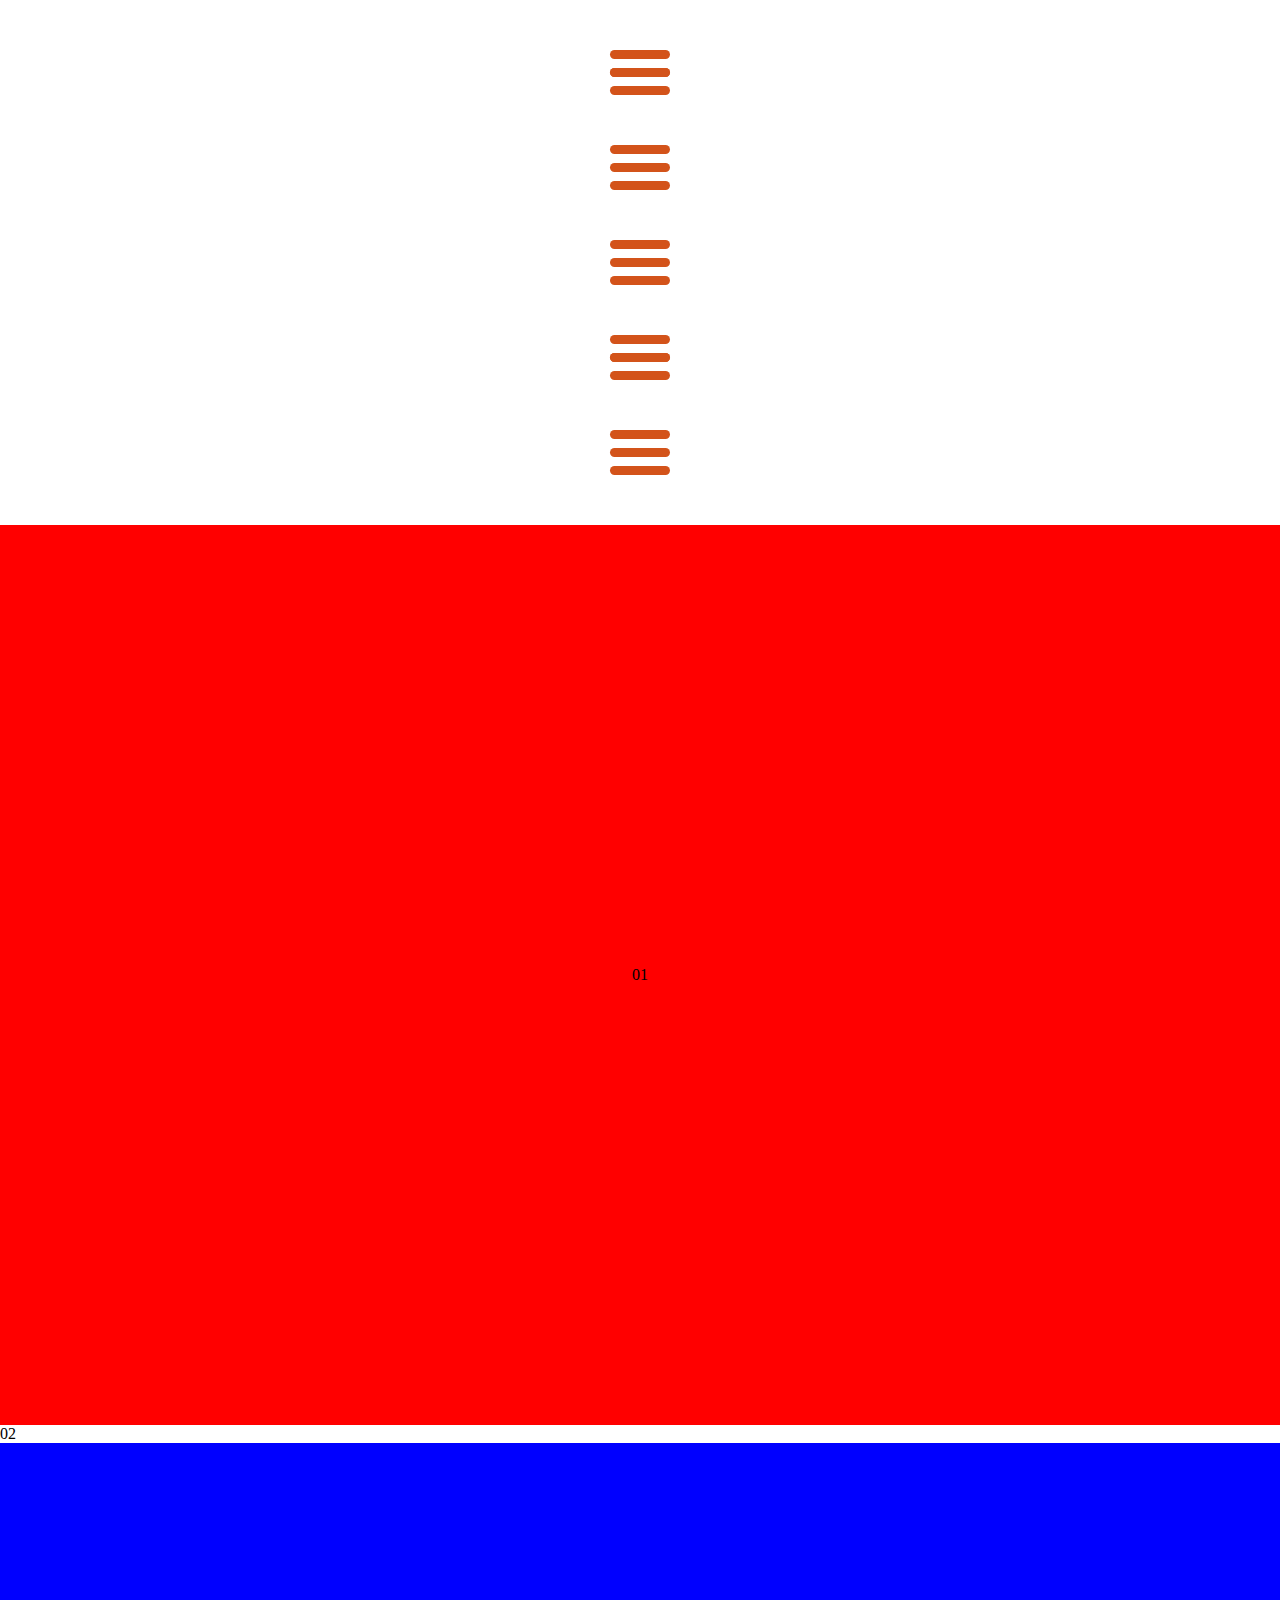
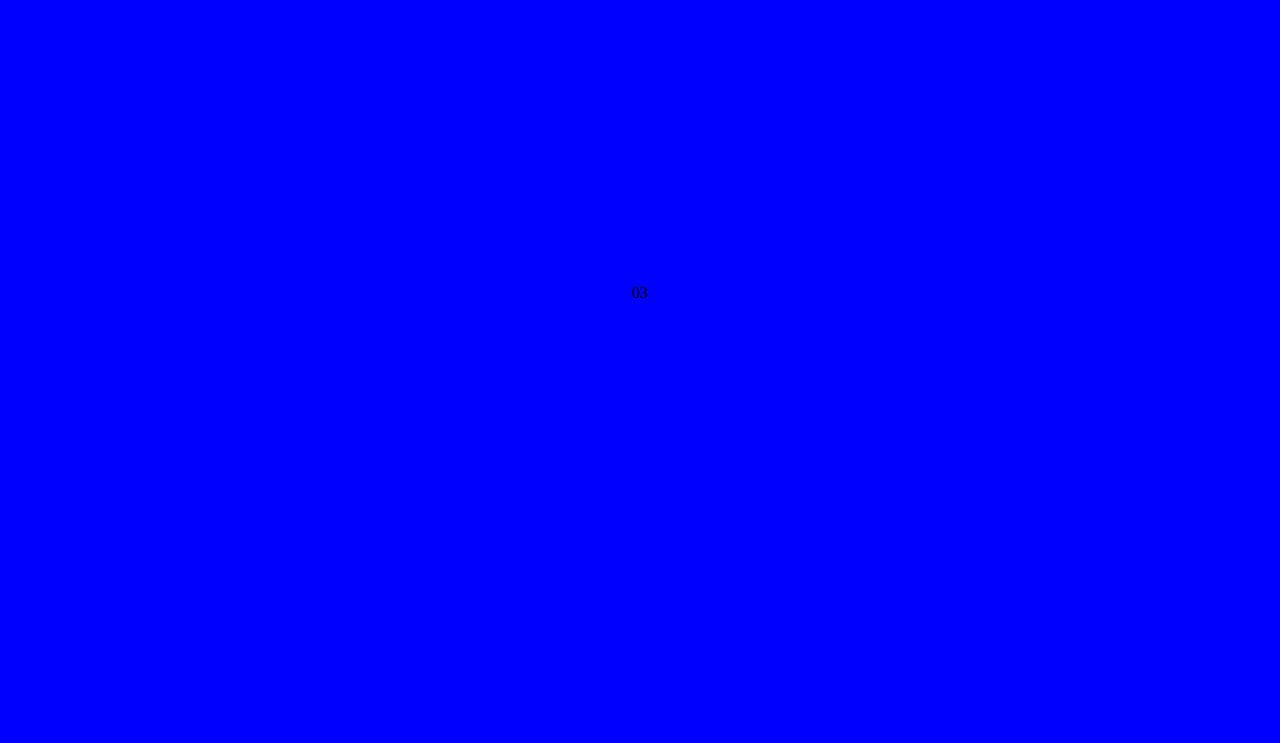
<file: sample.html>
<!DOCTYPE html>
<html lang="en">
<head>
    <meta charset="UTF-8">
    <meta name="viewport" content="width=device-width, initial-scale=1.0">
    <title>Document</title>
    <script src="https://code.jquery.com/jquery-3.6.0.min.js"></script>
    <style>
        body, html {
            margin: 0;
            padding: 0;
        }

        /* Icon 1 */

#nav-icon1, #nav-icon2, #nav-icon3, #nav-icon4 {
  width: 60px;
  height: 45px;
  position: relative;
  margin: 50px auto;
  -webkit-transform: rotate(0deg);
  -moz-transform: rotate(0deg);
  -o-transform: rotate(0deg);
  transform: rotate(0deg);
  -webkit-transition: .5s ease-in-out;
  -moz-transition: .5s ease-in-out;
  -o-transition: .5s ease-in-out;
  transition: .5s ease-in-out;
  cursor: pointer;
}

#nav-icon1 span, #nav-icon3 span, #nav-icon4 span {
  display: block;
  position: absolute;
  height: 9px;
  width: 100%;
  background: #d3531a;
  border-radius: 9px;
  opacity: 1;
  left: 0;
  -webkit-transform: rotate(0deg);
  -moz-transform: rotate(0deg);
  -o-transform: rotate(0deg);
  transform: rotate(0deg);
  -webkit-transition: .25s ease-in-out;
  -moz-transition: .25s ease-in-out;
  -o-transition: .25s ease-in-out;
  transition: .25s ease-in-out;
}

#nav-icon1 span:nth-child(1) {
  top: 0px;
}

#nav-icon1 span:nth-child(2) {
  top: 18px;
}

#nav-icon1 span:nth-child(3) {
  top: 36px;
}

#nav-icon1.open span:nth-child(1) {
  top: 18px;
  -webkit-transform: rotate(135deg);
  -moz-transform: rotate(135deg);
  -o-transform: rotate(135deg);
  transform: rotate(135deg);
}

#nav-icon1.open span:nth-child(2) {
  opacity: 0;
  left: -60px;
}

#nav-icon1.open span:nth-child(3) {
  top: 18px;
  -webkit-transform: rotate(-135deg);
  -moz-transform: rotate(-135deg);
  -o-transform: rotate(-135deg);
  transform: rotate(-135deg);
}

/* Icon 2 */

#nav-icon2 {
}

#nav-icon2 span {
  display: block;
  position: absolute;
  height: 9px;
  width: 50%;
  background: #d3531a;
  opacity: 1;
  -webkit-transform: rotate(0deg);
  -moz-transform: rotate(0deg);
  -o-transform: rotate(0deg);
  transform: rotate(0deg);
  -webkit-transition: .25s ease-in-out;
  -moz-transition: .25s ease-in-out;
  -o-transition: .25s ease-in-out;
  transition: .25s ease-in-out;
}

#nav-icon2 span:nth-child(even) {
  left: 50%;
  border-radius: 0 9px 9px 0;
}

#nav-icon2 span:nth-child(odd) {
  left:0px;
  border-radius: 9px 0 0 9px;
}

#nav-icon2 span:nth-child(1), #nav-icon2 span:nth-child(2) {
  top: 0px;
}

#nav-icon2 span:nth-child(3), #nav-icon2 span:nth-child(4) {
  top: 18px;
}

#nav-icon2 span:nth-child(5), #nav-icon2 span:nth-child(6) {
  top: 36px;
}

#nav-icon2.open span:nth-child(1),#nav-icon2.open span:nth-child(6) {
  -webkit-transform: rotate(45deg);
  -moz-transform: rotate(45deg);
  -o-transform: rotate(45deg);
  transform: rotate(45deg);
}

#nav-icon2.open span:nth-child(2),#nav-icon2.open span:nth-child(5) {
  -webkit-transform: rotate(-45deg);
  -moz-transform: rotate(-45deg);
  -o-transform: rotate(-45deg);
  transform: rotate(-45deg);
}

#nav-icon2.open span:nth-child(1) {
  left: 5px;
  top: 7px;
}

#nav-icon2.open span:nth-child(2) {
  left: calc(50% - 5px);
  top: 7px;
}

#nav-icon2.open span:nth-child(3) {
  left: -50%;
  opacity: 0;
}

#nav-icon2.open span:nth-child(4) {
  left: 100%;
  opacity: 0;
}

#nav-icon2.open span:nth-child(5) {
  left: 5px;
  top: 29px;
}

#nav-icon2.open span:nth-child(6) {
  left: calc(50% - 5px);
  top: 29px;
}

/* Icon 3 */

#nav-icon3 span:nth-child(1) {
  top: 0px;
}

#nav-icon3 span:nth-child(2),#nav-icon3 span:nth-child(3) {
  top: 18px;
}

#nav-icon3 span:nth-child(4) {
  top: 36px;
}

#nav-icon3.open span:nth-child(1) {
  top: 18px;
  width: 0%;
  left: 50%;
}

#nav-icon3.open span:nth-child(2) {
  -webkit-transform: rotate(45deg);
  -moz-transform: rotate(45deg);
  -o-transform: rotate(45deg);
  transform: rotate(45deg);
}

#nav-icon3.open span:nth-child(3) {
  -webkit-transform: rotate(-45deg);
  -moz-transform: rotate(-45deg);
  -o-transform: rotate(-45deg);
  transform: rotate(-45deg);
}

#nav-icon3.open span:nth-child(4) {
  top: 18px;
  width: 0%;
  left: 50%;
}

/* Icon 4 */

#nav-icon4 {
}

#nav-icon4 span:nth-child(1) {
  top: 0px;
  -webkit-transform-origin: left center;
  -moz-transform-origin: left center;
  -o-transform-origin: left center;
  transform-origin: left center;
}

#nav-icon4 span:nth-child(2) {
  top: 18px;
  -webkit-transform-origin: left center;
  -moz-transform-origin: left center;
  -o-transform-origin: left center;
  transform-origin: left center;
}

#nav-icon4 span:nth-child(3) {
  top: 36px;
  -webkit-transform-origin: left center;
  -moz-transform-origin: left center;
  -o-transform-origin: left center;
  transform-origin: left center;
}

#nav-icon4.open span:nth-child(1) {
  -webkit-transform: rotate(45deg);
  -moz-transform: rotate(45deg);
  -o-transform: rotate(45deg);
  transform: rotate(45deg);
  top: -3px;
  left: 8px;
}

#nav-icon4.open span:nth-child(2) {
  width: 0%;
  opacity: 0;
}

#nav-icon4.open span:nth-child(3) {
  -webkit-transform: rotate(-45deg);
  -moz-transform: rotate(-45deg);
  -o-transform: rotate(-45deg);
  transform: rotate(-45deg);
  top: 39px;
  left: 8px;
}
    </style>
</head>
<body>
    <header>
        <div class="nav-btn" id="nav-icon3">
            <!-- <div id="nav-icon3"> -->
              <span></span>
              <span></span>
              <span></span>
              <span></span>
            <!-- </div> -->
        </div>
        <div id="nav-icon1">
            <span></span>
            <span></span>
            <span></span>
          </div>
          <div id="nav-icon2">
            <span></span>
            <span></span>
            <span></span>
            <span></span>
            <span></span>
            <span></span>
          </div>
          <div id="nav-icon3">
            <span></span>
            <span></span>
            <span></span>
            <span></span>
          </div>
          <div id="nav-icon4">
            <span></span>
            <span></span>
            <span></span>
          </div>
    </header>

    <section style="width:100%;height:100vh;background:red;display:flex;justify-content: center;align-items: center;">01</section>
    <section>02</section>
    <section style="width:100%;height:100vh;background:blue;display:flex;justify-content: center;align-items: center;">03</section>

    <script>
        $(document).ready(function(){
            $('#nav-icon1,#nav-icon2,#nav-icon3,#nav-icon4').click(function(){
                $(this).toggleClass('open');
            });
        });
    </script>

</body>
</html>
</file>
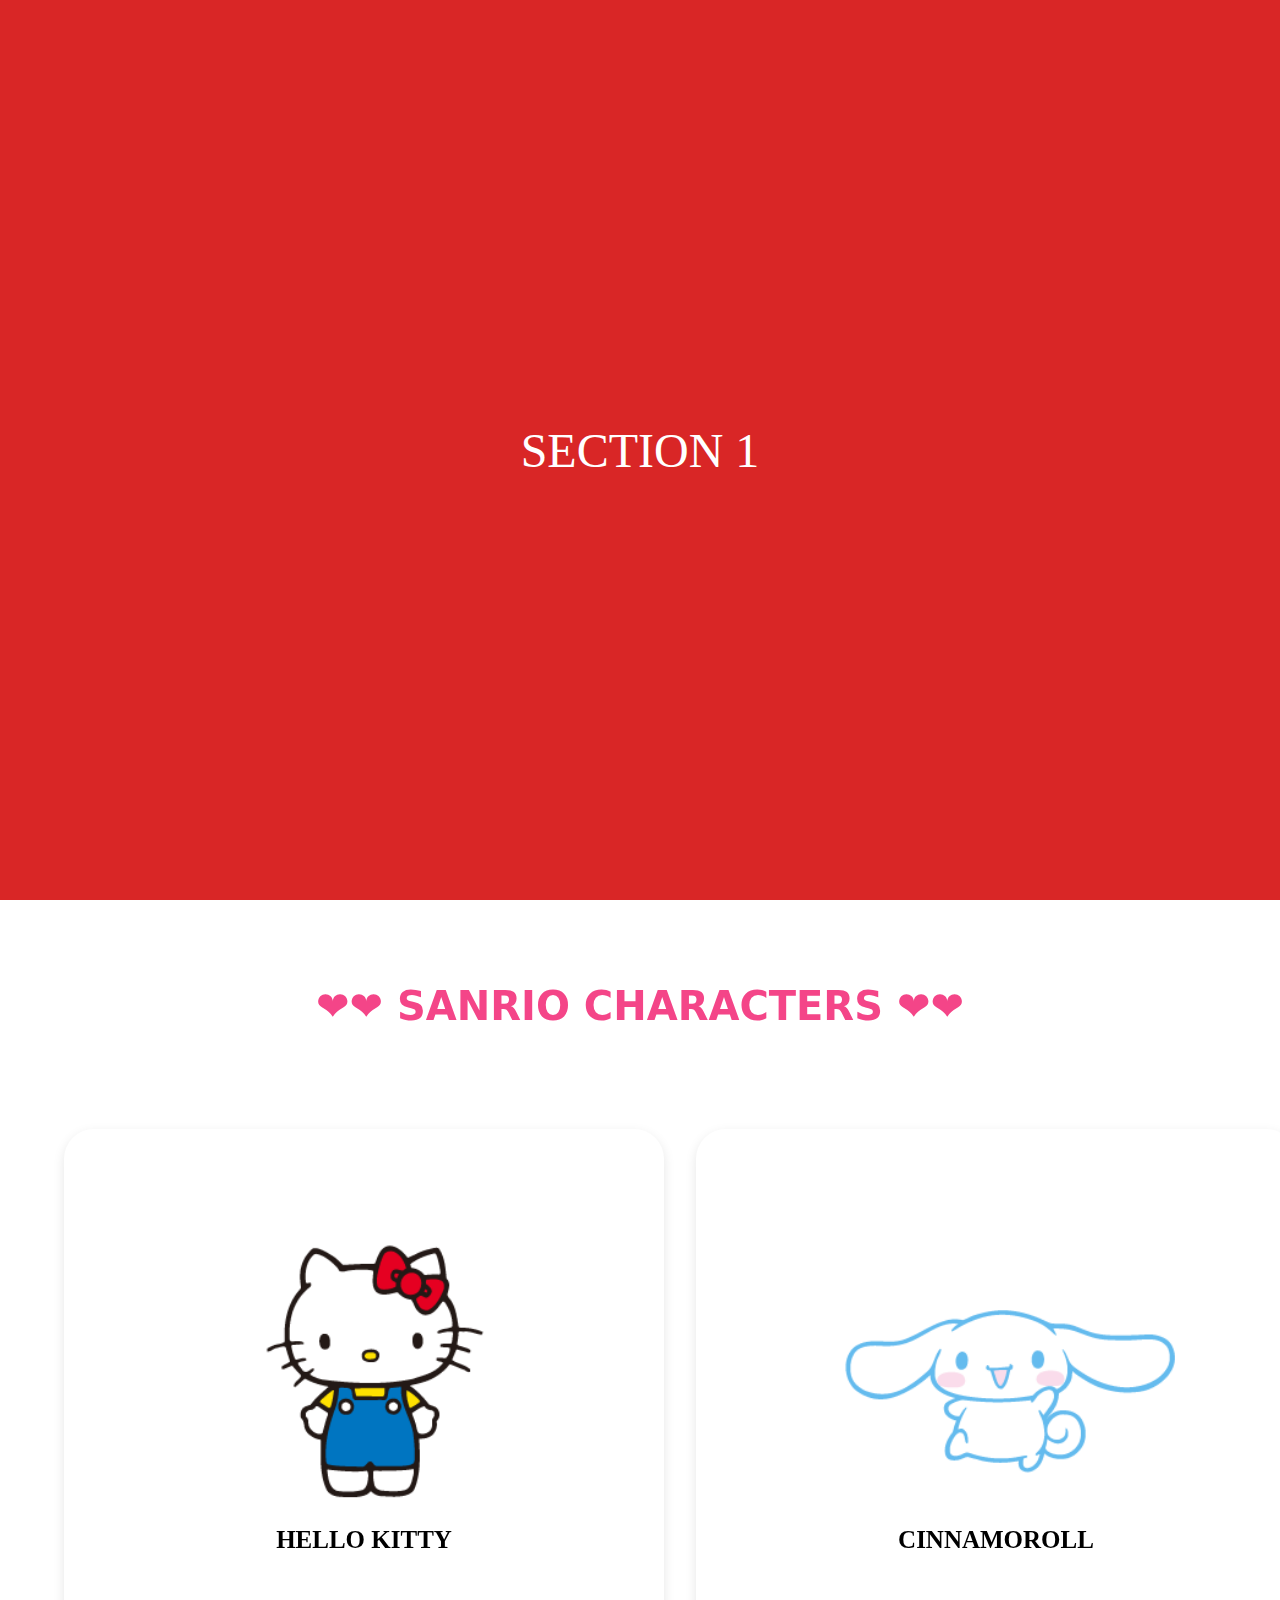
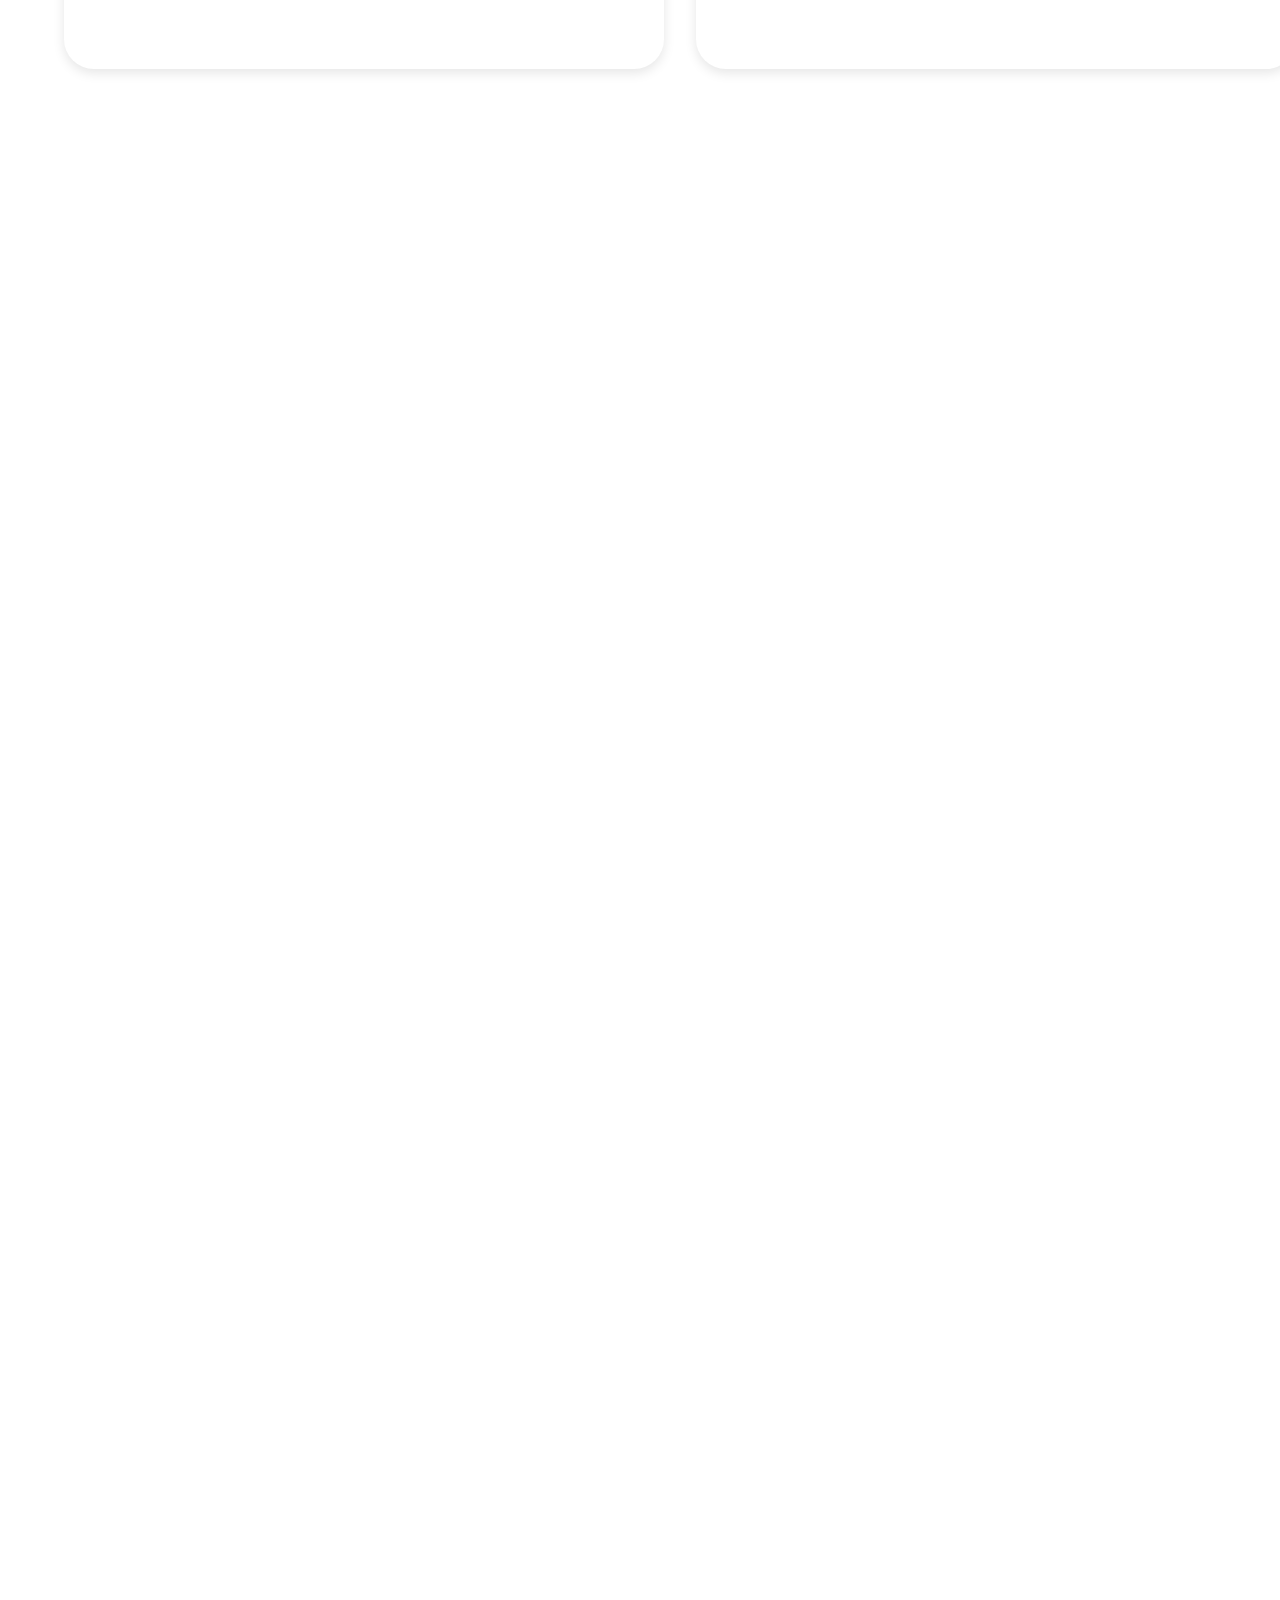
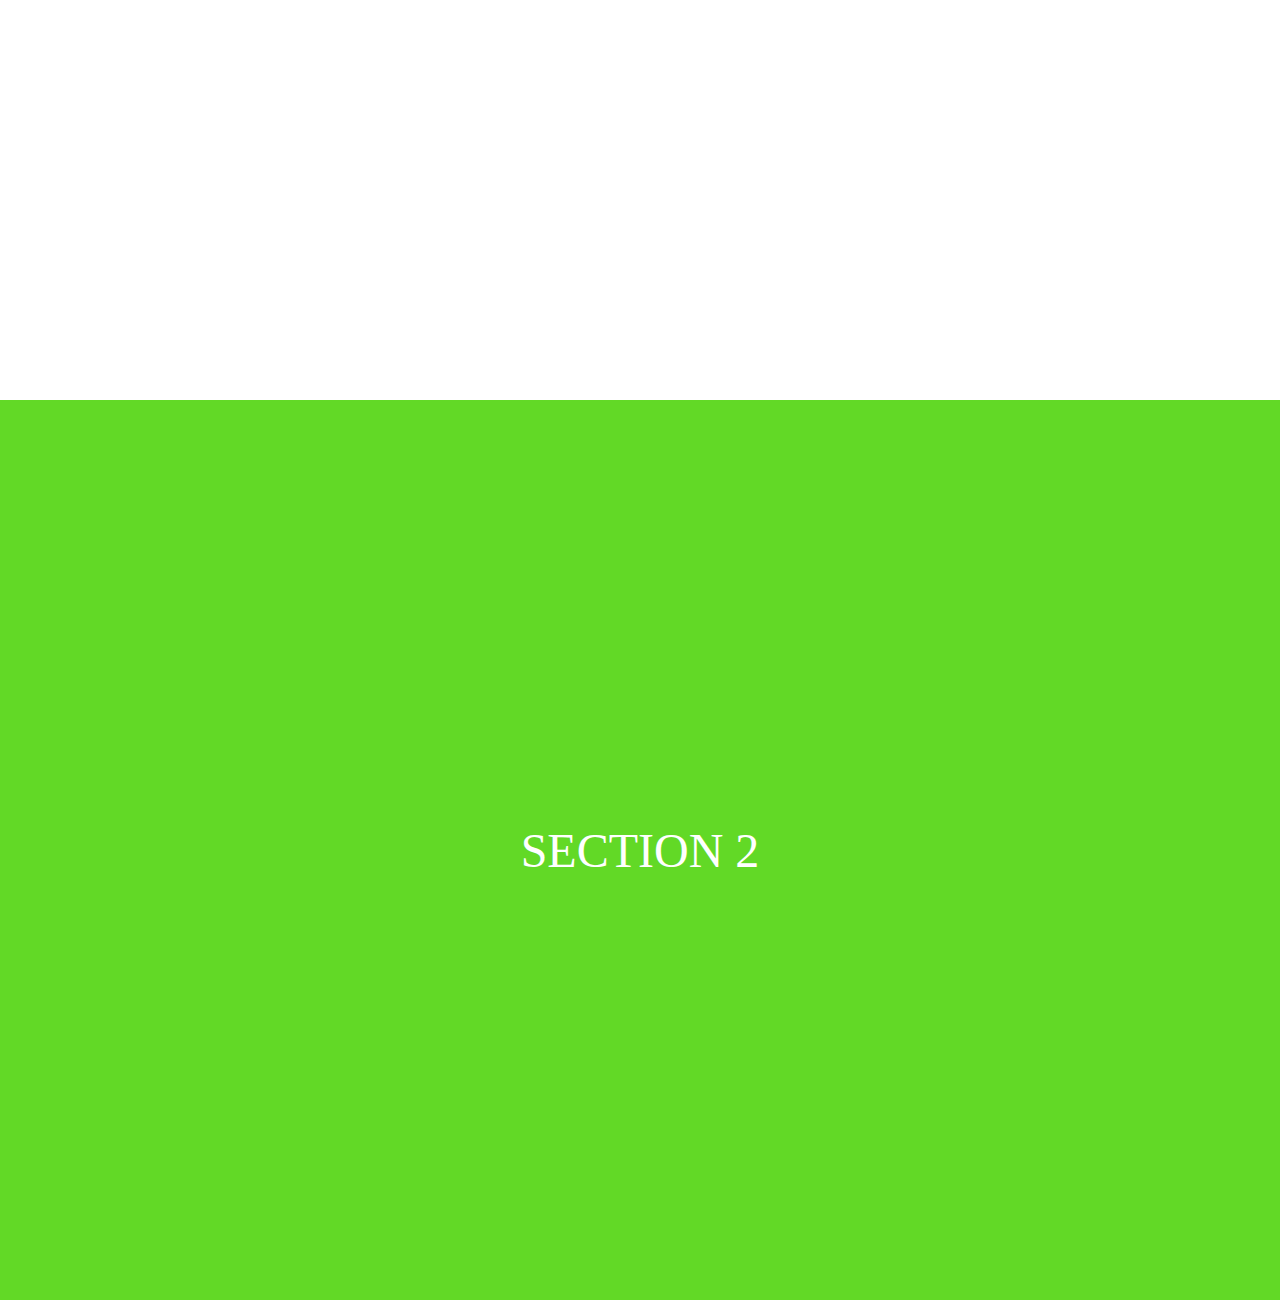
<file: scroll_ex.html>
<!DOCTYPE html>
<html lang="en">
<head>
    <meta charset="UTF-8">
    <meta name="viewport" content="width=device-width, initial-scale=1.0">
    <title>Document</title>
    <style>
        body {
            margin: 0;
            padding: 0;
            /* overflow-x: hidden; */
        }
        
        .characters-scroll {
            height: 100vh; /* 화면 높이로 변경 */
            position: sticky;
            top: 0;
            z-index: 10;
            overflow: hidden;
        }
        
        .characters-scroll h2 {
            font-family: "Bagel Fat One", system-ui;
            text-align: center;
            font-size: 40px;
            margin-bottom: 50px;
            padding: 50px 0;
            color: #f44588;
        }
        
        .scroll-wrapper {
            display: flex;
            gap: 32px;
            padding-bottom: 20px;
            width: max-content;
            max-width: 100%;
            position: relative;
            padding-left: 5%;
            padding-right: 5%;
            will-change: transform;
            transition: transform 0.3s ease-out;
        }  
        
        .character-card {
            position: relative;
            overflow: hidden;
            background: #fff;
            min-width: 600px;

            height: 60vh;
            max-height: 650px;

            border-radius: 16px;
            box-shadow: 0 4px 12px rgba(0, 0, 0, 0.1);
            transition: transform 0.3s ease, background-color 0.3s ease;
            border-radius: 30px;
        }

        .character-card h3 {
            margin-bottom: 20px;
        } 

        .character-card p {
            opacity: 0;
            font-size: 20px;
            transition: opacity 0.3s ease, transform 0.3s ease;
            transform: translateY(20px);
        }

        .character-card:hover p {
            opacity: 1;
            transform: translateY(0); 
        }
        
        .character-card:hover {
            transform: translateY(-1px);
            color: white;
            opacity: 1;
        }

        .character-card.kitty:hover {background-color: #e03b4b;}
        .character-card.cinamon:hover {background-color: #bcecff;}
        .character-card.melody:hover {background-color: #ffcade;}
        .character-card.pompom:hover {background-color: #ffe783;}
        .character-card.kuromi:hover {background-color: #9c9b9b;}
        .character-card.pochacco:hover {background-color: #bce8e8;}
        .character-card.twin:hover {background-color: #c1bdf4;}

        .char-info {
            position: absolute;
            text-align: center;
            top: 80%;
            left: 50%;
            transform: translate(-50%, -50%);
            width: 80%;
        }

        .char-info h3 {
            text-align: center;
            font-size: 25px;
        }
        
        .char-image {
            position: relative;
            width: 80%;
            height: 60%;
            display: block;
            margin: auto;
            margin-top: 10%;
        }
        
        .char-image img {
            width: 100%;
            height: 100%;
            object-fit: contain;
            position: absolute;
            top: 0;
            left: 0;
            transition: opacity 0.3s ease;
        }

        .img-default {
            opacity: 1;
        }

        .img-hover {
            opacity: 0;
        }

        .character-card:hover .img-default {
            opacity: 0;
        }

        .character-card:hover .img-hover {
            opacity: 1;
        }
        
        .scroll-container {
            height: 300vh; /* 가로 스크롤 구간의 높이 */
            position: relative;
        }
        
        .section {
            flex-shrink: 0;
            width: 100vw;
            height: 100vh;
            display: flex;
            align-items: center;
            justify-content: center;
            font-size: 3rem;
            color: white;
        }
    </style>
</head>
<body>
    <div class="section" style="background-color: hsl(0, 70%, 50%)">SECTION 1</div>
    
    <!-- 가로 스크롤 컨테이너 -->
    <div class="scroll-container">
      <section class="characters-scroll">
        <h2>❤︎❤︎  SANRIO CHARACTERS ❤︎❤︎</h2>
        <div class="scroll-wrapper">
          <div class="character-card kitty">
            <div class="char-image">
              <img src="img/scroll/kitty1.png" alt="Hello Kitty" class="img-default">
              <img src="img/scroll/kitty2.png" alt="Hello Kitty hover" class="img-hover">
            </div>
            <div class="char-info">
              <h3>HELLO KITTY</h3>
              <p>밝고 상냥한 고양이</p>
            </div>
          </div>
          
          <div class="character-card cinamon">
            <div class="char-image">
              <img src="img/scroll/cinamon1.png" alt="cinamon" class="img-default">
              <img src="img/scroll/cinamon2.png" alt="cinamon hover" class="img-hover">
            </div>
            <div class="char-info">
              <h3>CINNAMOROLL</h3>
              <p>하늘을 나는 귀여운 강아지</p>
            </div>
          </div>
          
          <div class="character-card melody">
            <div class="char-image">
              <img src="img/scroll/melody1.png" alt="My Melody" class="img-default">
              <img src="img/scroll/melody2.png" alt="My Melody hover" class="img-hover">
            </div>
            <div class="char-info">
              <h3>MY MELODY</h3>
              <p>핑크 후드를 쓴 상냥하고 귀여운 토끼친구</p>
            </div>
          </div>
          
          <div class="character-card pompom">
            <div class="char-image">
              <img src="img/scroll/pompom1.png" alt="Pompompurin" class="img-default">
              <img src="img/scroll/pompom2.png" alt="Pompompurin hover" class="img-hover">
            </div>
            <div class="char-info">
              <h3>POMPOMPURIN</h3>
              <p>노란 푸딩처럼 부드러운 골든리트리버</p>
            </div>
          </div>
          
          <div class="character-card kuromi">
            <div class="char-image">
              <img src="img/scroll/KUROMI1.png" alt="Kuromi" class="img-default">
              <img src="img/scroll/KUROMI2.png" alt="Kuromi hover" class="img-hover">
            </div>
            <div class="char-info">
              <h3>KUROMI</h3>
              <p>자칭 마이 멜로디의 라이벌</p>
            </div>
          </div>
          
          <div class="character-card pochacco">
            <div class="char-image">
              <img src="img/scroll/pochacco1.png" alt="Pochacco" class="img-default">
              <img src="img/scroll/pochacco2.png" alt="Pochacco hover" class="img-hover">
            </div>
            <div class="char-info">
              <h3>POCHACCO</h3>
              <p>산책을 좋아하는 귀여운 강아지</p>
            </div>
          </div>
          
          <div class="character-card twin">
            <div class="char-image">
              <img src="img/scroll/twin1.png" alt="Little Twin Stars" class="img-default">
              <img src="img/scroll/twin2.png" alt="Little Twin Stars hover" class="img-hover">
            </div>
            <div class="char-info">
              <h3>LITTLE TWIN STARS</h3>
              <p>별나라에서 온 쌍둥이 남매, 키키 & 라라</p>
            </div>
            </div>
            </div>
        </section>
    </div>

    <div class="section" style="background-color: hsl(100, 70%, 50%)">SECTION 2</div>

<script>
document.addEventListener("DOMContentLoaded", function () {
    const scrollContainer = document.querySelector(".scroll-container");
    const container = document.querySelector(".characters-scroll");
    const scrollWrapper = document.querySelector(".scroll-wrapper");
    let isScrolling = false;
    let lastScrollY = window.scrollY;
    let startScrollY = 0;
    
    // 스크롤 컨테이너 크기 계산
    function calculateContainerSize() {
        // 스크롤 컨테이너 영역을 계산하기 위한 값들
        const containerTop = scrollContainer.offsetTop;
        const containerHeight = scrollContainer.offsetHeight;
        
        return {
            top: containerTop,
            height: containerHeight,
            bottom: containerTop + containerHeight
        };
    }
    
    // 가로 스크롤 진행도 계산 및 적용
    function updateHorizontalScroll() {
        if (!container || !scrollWrapper || !scrollContainer) return;
        
        const containerInfo = calculateContainerSize();
        const scrollY = window.scrollY;
        
        // 스크롤 컨테이너 내부인지 확인
        const isInContainer = scrollY >= containerInfo.top && 
                             scrollY <= containerInfo.bottom;
        
        if (isInContainer) {
            // 진행도 계산 (0-1 사이 값)
            const progress = (scrollY - containerInfo.top) / (containerInfo.height - window.innerHeight);
            const normalizedProgress = Math.max(0, Math.min(1, progress));
            
            // 실제 스크롤할 수 있는 최대 너비
            const scrollableWidth = scrollWrapper.scrollWidth - window.innerWidth;
            const translateX = normalizedProgress * scrollableWidth;
            
            // 가로 스크롤 적용
            scrollWrapper.style.transform = `translateX(-${translateX}px)`;
        }
    }
    
    // 스크롤 이벤트 처리
    function handleScroll() {
        if (isScrolling) return;
        
        isScrolling = true;
        
        const containerInfo = calculateContainerSize();
        const scrollY = window.scrollY;
        
        // 스크롤 컨테이너 내부인지 확인
        if (scrollY >= containerInfo.top && scrollY <= containerInfo.bottom) {
            updateHorizontalScroll();
            
            // 가로 스크롤이 완료되지 않았다면 세로 스크롤 속도 조절
            if (Math.abs(scrollY - lastScrollY) > 5) {
                // 느린 속도로 스크롤
                const targetY = lastScrollY + (scrollY - lastScrollY) * 0.3;
                window.scrollTo(0, targetY);
            }
        }
        
        lastScrollY = window.scrollY;
        
        // 스크롤 이벤트 스로틀링
        requestAnimationFrame(() => {
            isScrolling = false;
        });
    }
    
    // 초기 설정
    function initialize() {
        // 초기 위치 설정
        updateHorizontalScroll();
        
        // 이벤트 리스너
        window.addEventListener("scroll", handleScroll, { passive: true });
        window.addEventListener("resize", () => {
            updateHorizontalScroll();
        });
    }
    
    // 초기화 실행
    initialize();
});
</script>
</body>
</html>
</file>
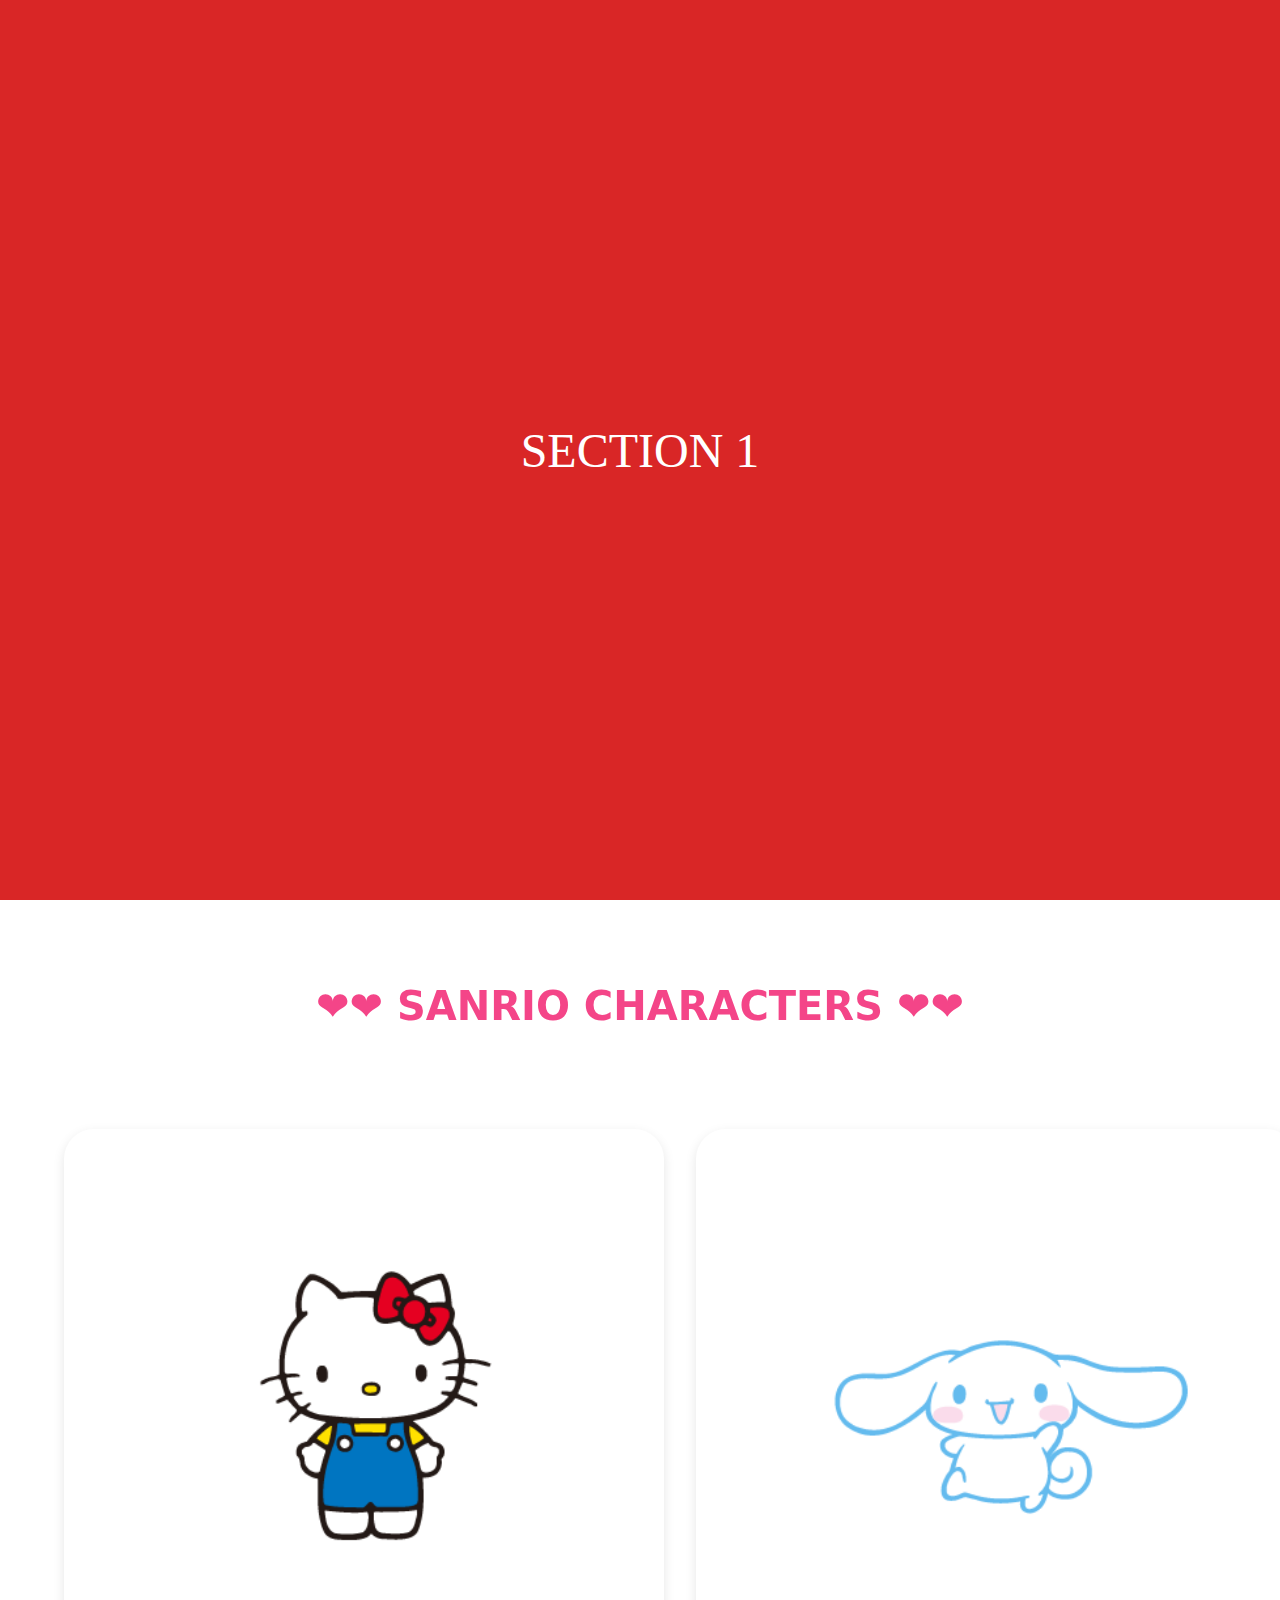
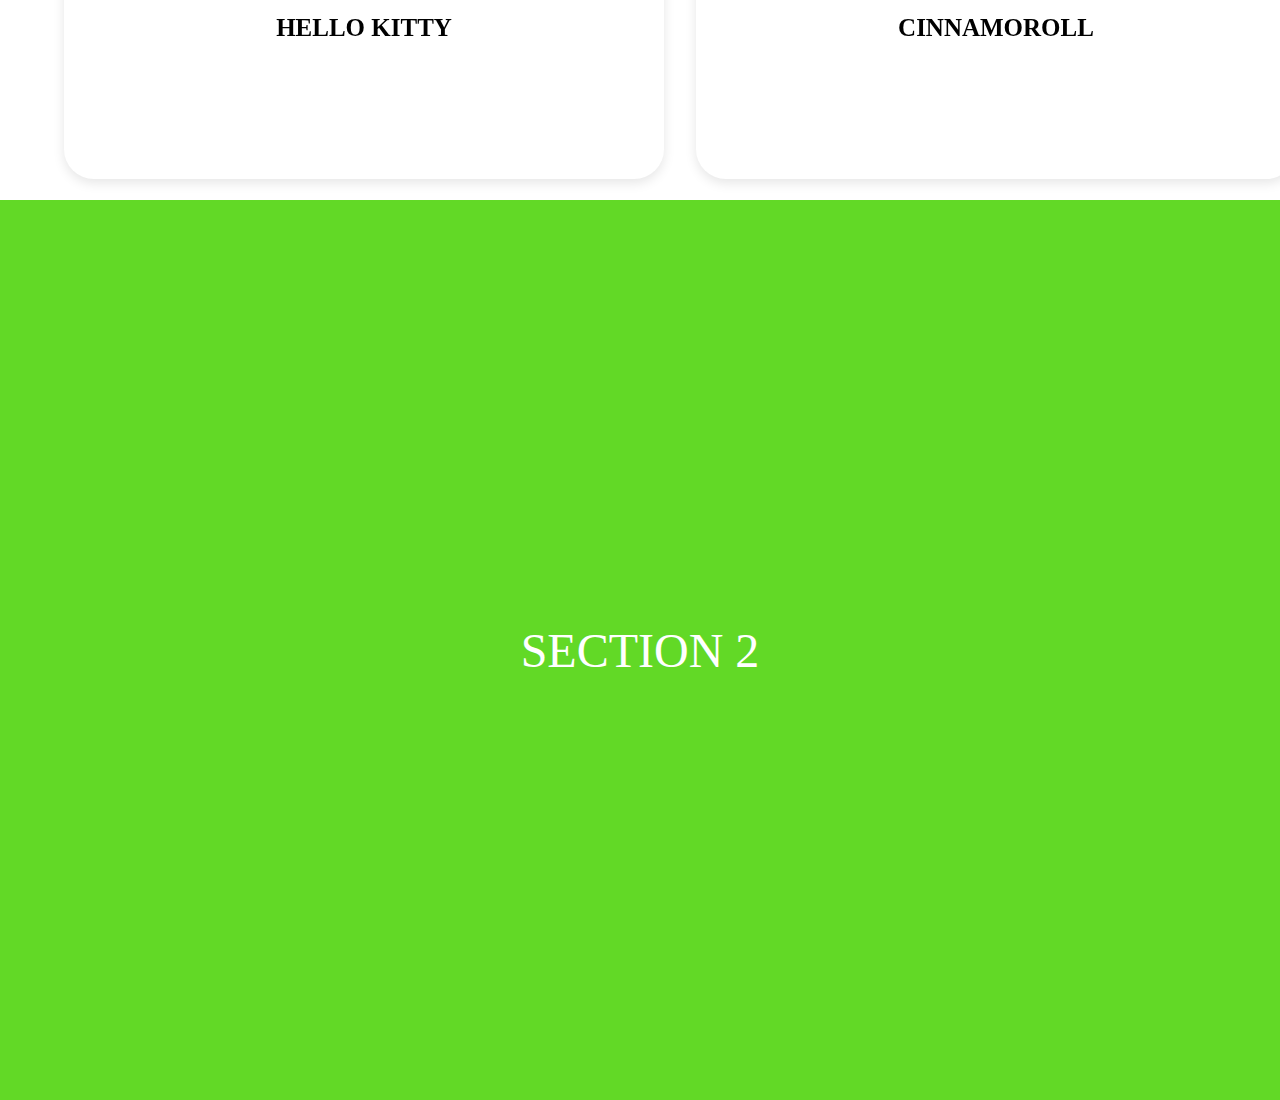
<file: scroll_test.html>
<!DOCTYPE html>
<html lang="en">
<head>
    <meta charset="UTF-8">
    <meta name="viewport" content="width=device-width, initial-scale=1.0">
    <title>Document</title>
    <style>
    body {
          margin: 0;
          padding: 0;
          overflow-x: hidden;
      }
      
    .characters-scroll {
    height: 100vh;
    overflow: hidden;
    position: sticky;
    top: 0;
    z-index: 10;
}
  
.characters-scroll h2 {
    font-family: "Bagel Fat One", system-ui;
    text-align: center;
    font-size: 40px;
    margin-bottom: 50px;
    padding: 50px 0;
    color: #f44588;
}
  
.scroll-wrapper {
    display: flex;
    /* overflow-x: hidden; */ /* 이 속성 제거 */
    scroll-snap-type: x mandatory;
    scroll-behavior: smooth;
    gap: 32px;
    padding-bottom: 20px;
    width: max-content; /* 자동으로 자식 요소 너비에 맞춰짐 */
    /* width: 100vw; */
    max-width: 100%;
    position: relative; /* 위치 지정 */
    padding-left: 5%; /* 시작 위치 조정 */
    padding-right: 5%; /* 끝 위치 조정 */

    will-change: transform;
    transition: transform 0.1s ease-out;
}  
  
.character-card {
    position: relative;
    overflow: hidden;
    background: #fff;
    min-width: 600px;
    height: 650px;
    border-radius: 16px;
    box-shadow: 0 4px 12px rgba(0, 0, 0, 0.1);
    transition: transform 0.3s ease, background-color 0.3s ease; /* 전환 효과 추가 */
    border-radius: 30px;
}

.character-card h3 {
    margin-bottom: 20px;
} 

.character-card p {
    opacity: 0;
    font-size: 20px;
    transition: opacity 0.3s ease, transform 0.3s ease;
    transform: translateY(20px); /* 초기 위치 조정 추가 */
}

.character-card:hover p {
    opacity: 1;
    transform: translateY(0); 
}
  
.character-card:hover {
    transform: translateY(-1px);
    color: white;
    opacity: 1;
}

.character-card.kitty:hover {background-color: #e03b4b;}
.character-card.cinamon:hover {background-color: #bcecff;}
.character-card.melody:hover {background-color: #ffcade;}
.character-card.pompom:hover {background-color: #ffe783;}
.character-card.kuromi:hover {background-color: #9c9b9b;}
.character-card.pochacco:hover {background-color: #bce8e8;}
.character-card.twin:hover {background-color: #c1bdf4;}

.char-info {
    position: absolute;
    text-align: center;
    top: 80%; /* 130%에서 수정 */
    left: 50%;
    transform: translate(-50%, -50%);
    width: 80%; /* 너비 추가 */
}

.char-info h3 {
    text-align: center;
    font-size: 25px;
}
  
.char-image {
    position: relative;
    width: 80%;
    height: 60%;
    display: block;
    margin: auto;
    margin-top: 10%; /* 간격 추가 */
}
  
.char-image img {
    width: 100%;
    height: 100%;
    object-fit: contain;
    position: absolute;
    top: 0;
    left: 0;
    transition: opacity 0.3s ease;
}

.img-default {
    opacity: 1;
}

.img-hover {
    opacity: 0;
}

.character-card:hover .img-default {
    opacity: 0;
}

.character-card:hover .img-hover {
    opacity: 1;
}
.scroll-sections {
  display: flex;
  height: 100%;
  transition: transform 0.1s ease-out;
}
.section {
  flex-shrink: 0;
  width: 100vw;
  height: 100vh;
  display: flex;
  align-items: center;
  justify-content: center;
  font-size: 3rem;
  color: white;
}

    </style>
</head>
<body>
  <div class="section" style="background-color: hsl(0, 70%, 50%)">SECTION 1</div>
    <!-- 가로 스크롤!!!! -->
<section class="characters-scroll">
  <h2>❤︎❤︎  SANRIO CHARACTERS ❤︎❤︎</h2>
  <div class="scroll-wrapper">
    <div class="character-card kitty">
      <div class="char-image">
        <img src="img/scroll/kitty1.png" alt="Hello Kitty" class="img-default">
        <img src="img/scroll/kitty2.png" alt="Hello Kitty hover" class="img-hover">
      </div>
      <div class="char-info">
        <h3>HELLO KITTY</h3>
        <p>밝고 상냥한 고양이</p>
      </div>
    </div>
    
    <div class="character-card cinamon">
      <div class="char-image">
        <img src="img/scroll/cinamon1.png" alt="cinamon" class="img-default">
        <img src="img/scroll/cinamon2.png" alt="cinamon hover" class="img-hover">
      </div>
      <div class="char-info">
        <h3>CINNAMOROLL</h3>
        <p>하늘을 나는 귀여운 강아지</p>
      </div>
    </div>
    
    <div class="character-card melody">
      <div class="char-image">
        <img src="img/scroll/melody1.png" alt="My Melody" class="img-default">
        <img src="img/scroll/melody2.png" alt="My Melody hover" class="img-hover">
      </div>
      <div class="char-info">
        <h3>MY MELODY</h3>
        <p>핑크 후드를 쓴 상냥하고 귀여운 토끼친구</p>
      </div>
    </div>
    
    <div class="character-card pompom">
      <div class="char-image">
        <img src="img/scroll/pompom1.png" alt="Pompompurin" class="img-default">
        <img src="img/scroll/pompom2.png" alt="Pompompurin hover" class="img-hover">
      </div>
      <div class="char-info">
        <h3>POMPOMPURIN</h3>
        <p>노란 푸딩처럼 부드러운 골든리트리버</p>
      </div>
    </div>
    
    <div class="character-card kuromi">
      <div class="char-image">
        <img src="img/scroll/KUROMI1.png" alt="Kuromi" class="img-default">
        <img src="img/scroll/KUROMI2.png" alt="Kuromi hover" class="img-hover">
      </div>
      <div class="char-info">
        <h3>KUROMI</h3>
        <p>자칭 마이 멜로디의 라이벌</p>
      </div>
    </div>
    
    <div class="character-card pochacco">
      <div class="char-image">
        <img src="img/scroll/pochacco1.png" alt="Pochacco" class="img-default">
        <img src="img/scroll/pochacco2.png" alt="Pochacco hover" class="img-hover">
      </div>
      <div class="char-info">
        <h3>POCHACCO</h3>
        <p>산책을 좋아하는 귀여운 강아지</p>
      </div>
    </div>
    
    <div class="character-card twin">
      <div class="char-image">
        <img src="img/scroll/twin1.png" alt="Little Twin Stars" class="img-default">
        <img src="img/scroll/twin2.png" alt="Little Twin Stars hover" class="img-hover">
      </div>
      <div class="char-info">
        <h3>LITTLE TWIN STARS</h3>
        <p>별나라에서 온 쌍둥이 남매, 키키 & 라라</p>
      </div>
    </div>
  </div>
</section>

<div class="section" style="background-color: hsl(100, 70%, 50%)">SECTION 2</div>

<script>
document.addEventListener("DOMContentLoaded", function () {
  const container = document.querySelector(".characters-scroll");
  const scrollWrapper = document.querySelector(".scroll-wrapper");
  let isScrollingHorizontally = false;
  let lastScrollY = window.scrollY;
  let scrollTimeout;

  // 초기 위치 설정
  if (container && scrollWrapper) {
    scrollWrapper.style.transform = `translateX(0px)`;
  }

  const updateScroll = () => {
    if (!container || !scrollWrapper) return;

    const scrollY = window.scrollY;
    const containerRect = container.getBoundingClientRect();
    const containerTop = window.pageYOffset + containerRect.top;
    const containerHeight = container.offsetHeight;
    const windowHeight = window.innerHeight;
    
    // 컨테이너 내부인지 확인
    const isInContainer = scrollY >= containerTop && 
                          scrollY < containerTop + containerHeight - windowHeight;
    
    if (isInContainer) {
      // 진행도 계산 (0-1 사이 값)
      const progress = Math.min(1, Math.max(0, (scrollY - containerTop) / (containerHeight - windowHeight)));
      
      // 실제 스크롤할 수 있는 최대 너비
      const totalScrollWidth = scrollWrapper.scrollWidth - window.innerWidth + 100;
      
      // 변환 적용
      const translateX = progress * totalScrollWidth;
      scrollWrapper.style.transform = `translateX(-${translateX}px)`;
      
      // 가로 스크롤이 완료되지 않았다면 세로 스크롤 방지
      if (progress < 0.99) {
        // 이전 스크롤 위치로 되돌림
        if (Math.abs(scrollY - lastScrollY) > 5) { // 작은 스크롤 무시
          window.scrollTo(0, containerTop + progress * (containerHeight - windowHeight));
        }
      }
    }
    
    lastScrollY = window.scrollY;
  };

  // 스크롤 이벤트 처리 (쓰로틀링 적용)
  const handleScroll = () => {
    if (!isScrollingHorizontally) {
      isScrollingHorizontally = true;
      
      updateScroll();
      
      // 스크롤 이벤트 간 딜레이 설정 (성능 최적화)
      clearTimeout(scrollTimeout);
      scrollTimeout = setTimeout(() => {
        isScrollingHorizontally = false;
      }, 50);
    }
  };

  // 초기 실행
  setTimeout(updateScroll, 100);
  
  // 이벤트 리스너
  window.addEventListener("scroll", handleScroll, { passive: true });
  window.addEventListener("resize", () => {
    setTimeout(updateScroll, 100);
  });
});
</script>
</body>
</html>
</file>
<file: ex.css>
/* style.css */

body {
    margin: 0;
    font-family: 'Helvetica Neue', sans-serif;
  }
  
  /* Header */
  .header {
    display: flex;
    justify-content: space-between;
    align-items: center;
    padding: 30px 50px;
    position: absolute;
    width: 100%;
    z-index: 10;
  }
  
  .logo {
    font-size: 24px;
    font-weight: bold;
  }
  
  .nav ul {
    list-style: none;
    display: flex;
    gap: 30px;
  }
  
  .nav a {
    text-decoration: none;
    color: white;
    font-size: 14px;
  }
  
  .menu-icon {
    font-size: 24px;
    cursor: pointer;
  }
  
  /* Hero Section */
  .hero {
    display: flex;
    height: 100vh;
    width: 100%;
  }
  
  .hero-left {
    width: 66.6%;
    position: relative;
  }
  
  .hero-left img {
    width: 100%;
    height: 100%;
    object-fit: cover;
  }
  
  .hero-text {
    position: absolute;
    bottom: 50px;
    left: 50px;
    color: white;
  }
  
  .hero-text h1 {
    font-size: 64px;
    font-weight: bold;
  }
  
  .hero-text p {
    font-size: 18px;
    margin-top: 10px;
  }
  
  .hero-right {
    width: 33.3%;
    display: flex;
    flex-direction: column;
  }
  
  .hero-right img {
    width: 100%;
    height: 50%;
    object-fit: cover;
  }
  
/* 컨셉 파트 */
.concept {
    background-color: #f9f7f2;
    padding: 120px 40px;
    font-family: 'Noto Sans KR', sans-serif;
}

.concept-inner {
    max-width: 1200px;
    margin: 0 auto;
    display: grid;
    grid-template-columns: 1fr 1fr 1fr;
    grid-template-areas: 
        "left-text . ."
        ". image right-text-top"
        ". . right-text-bottom";
    gap: 30px;
}

.concept-left-text {
    grid-area: left-text;
    padding-top: 40px;
    max-width: 380px;
    justify-self: start;
}

.concept-left-text h3 {
    font-size: 18px;
    font-weight: 500;
    color: #444;
    margin-bottom: 16px;
    letter-spacing: 2px;
}

.concept-left-text h2 {
    font-size: 36px;
    line-height: 1.4;
    margin-bottom: 30px;
    font-weight: 700;
}

.concept-image {
    grid-area: image;
    justify-self: center;
    border-radius: 12px;
    overflow: hidden;
    display: flex;
    align-items: center;
    transform: translate(-10px, -20px);
}

.concept-image img {
    display: block;
    width: 400px;
    height: 600px;
    border-radius: 12px;
    object-fit: cover;
}

.concept-right-text {
    display: contents; /* 컨테이너를 분리하여 자식 요소들이 각자 grid area를 가질 수 있게 함 */
}

.concept-description {
    grid-area: right-text-top;
    max-width: 380px;
    color: #333;
    justify-self: end;
    font-size: 16px;
    line-height: 1.8;
    margin-bottom: 30px;
    align-self: center;
}

.concept-button-wrap,
.concept-footer {
    grid-area: right-text-bottom;
    max-width: 380px;
    justify-self: end;
}

/* .concept-description 스타일은 이제 위에서 정의됨 */

.concept-button-wrap {
    display: flex;
    align-items: center;
    margin-bottom: 30px;
}

.concept-btn {
    display: inline-flex;
    align-items: center;
    justify-content: center;
    width: 120px;
    height: 120px;
    border-radius: 50%;
    border: 1px solid #000;
    text-decoration: none;
    color: #000;
    flex-direction: column;
    transition: all 0.3s ease;
}

.concept-btn2 {
    text-decoration: none;
    font-size: 18px;
    font-weight: 500;
    color: #444;
    margin-left: 16px;
    letter-spacing: 2px;
}

.concept-btn .arrow {
    font-size: 20px;
    margin-bottom: 6px;
}

.concept-btn .text {
    font-size: 12px;
    letter-spacing: 1px;
}

.concept-btn:hover {
    background-color: #000;
    color: #fff;
}

.concept-footer {
    font-size: 14px;
    line-height: 1.8;
    color: #666;
}


/* ============================= */
.characters-scroll {
  padding: 40px;
  background-color: #f9f7f2;
}

.characters-scroll h2 {
  text-align: center;
  font-size: 36px;
  margin-bottom: 20px;
}

.scroll-wrapper {
    display: flex;
    overflow-x: hidden;
    scroll-snap-type: x mandatory;
    scroll-behavior: smooth;
    gap: 32px;
    padding-bottom: 20px;
    width: 100vw;
    max-width: 100%;
}  

.character-card {
  flex: 0 0 calc((100% - 64px) / 4); /* 한번에 3개씩 보이게게*/
  /* flex-grow: 0;
  flex-shrink: 0;
  flex-basis: calc(33.3333% - 21.3333px); */
  /* scroll-snap-align: start; */
  background: #fff;
  border-radius: 16px;
  box-shadow: 0 4px 12px rgba(0, 0, 0, 0.1);
  padding: 20px;
  height: 420px;
  box-sizing: border-box;
  transition: transform 0.3s ease;
}

.character-card:hover {
  transform: translateY(-10px);
}

.char-info {
    text-align: center;
}

.char-image {
  position: relative;
  width: 100%;
  height: 200px;
  margin-bottom: 16px;
}

.char-image img {
  width: 100%;
  height: 100%;
  object-fit: contain;
  position: absolute;
  top: 0;
  left: 0;
  transition: opacity   0.3s ease;
}

.img-hover {
  opacity: 0;
}

.char-image:hover .img-hover {
  opacity: 1;
}

.char-image:hover .img-default {
  opacity: 0;
}
</file>
